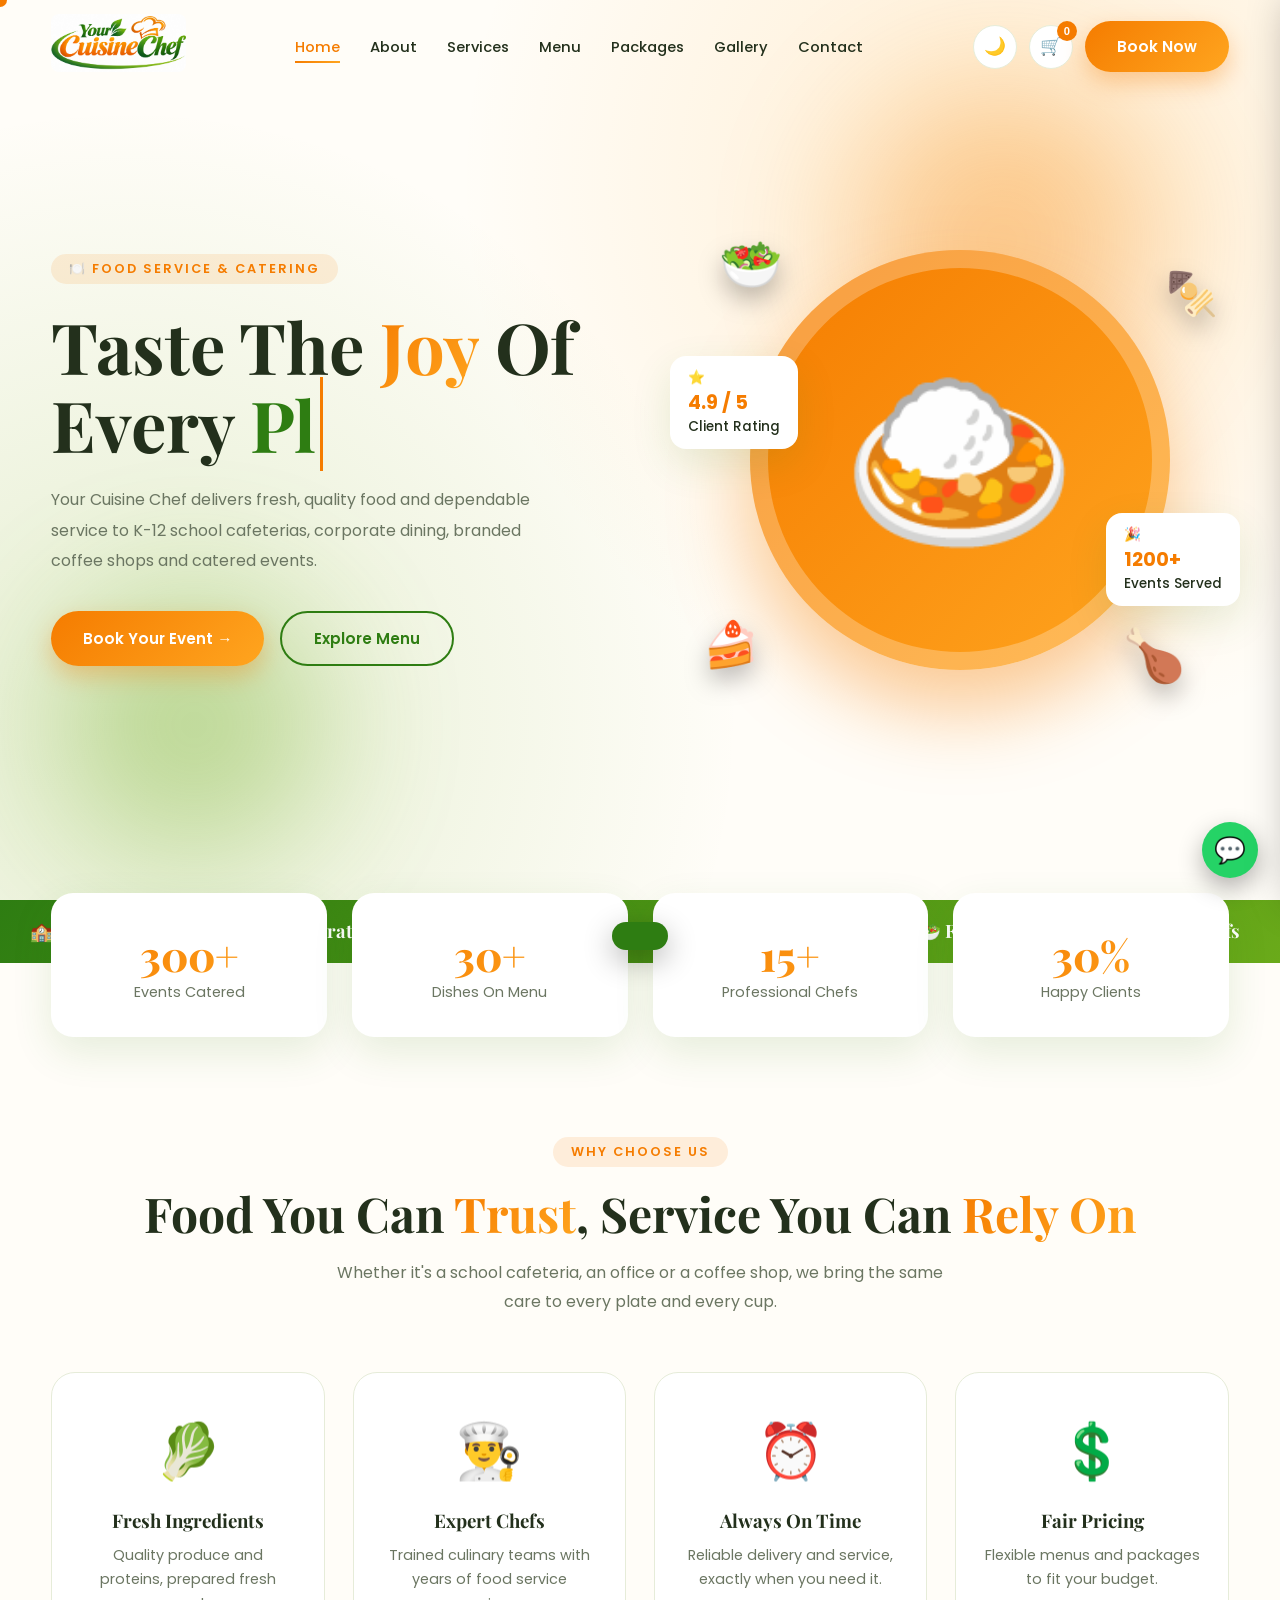
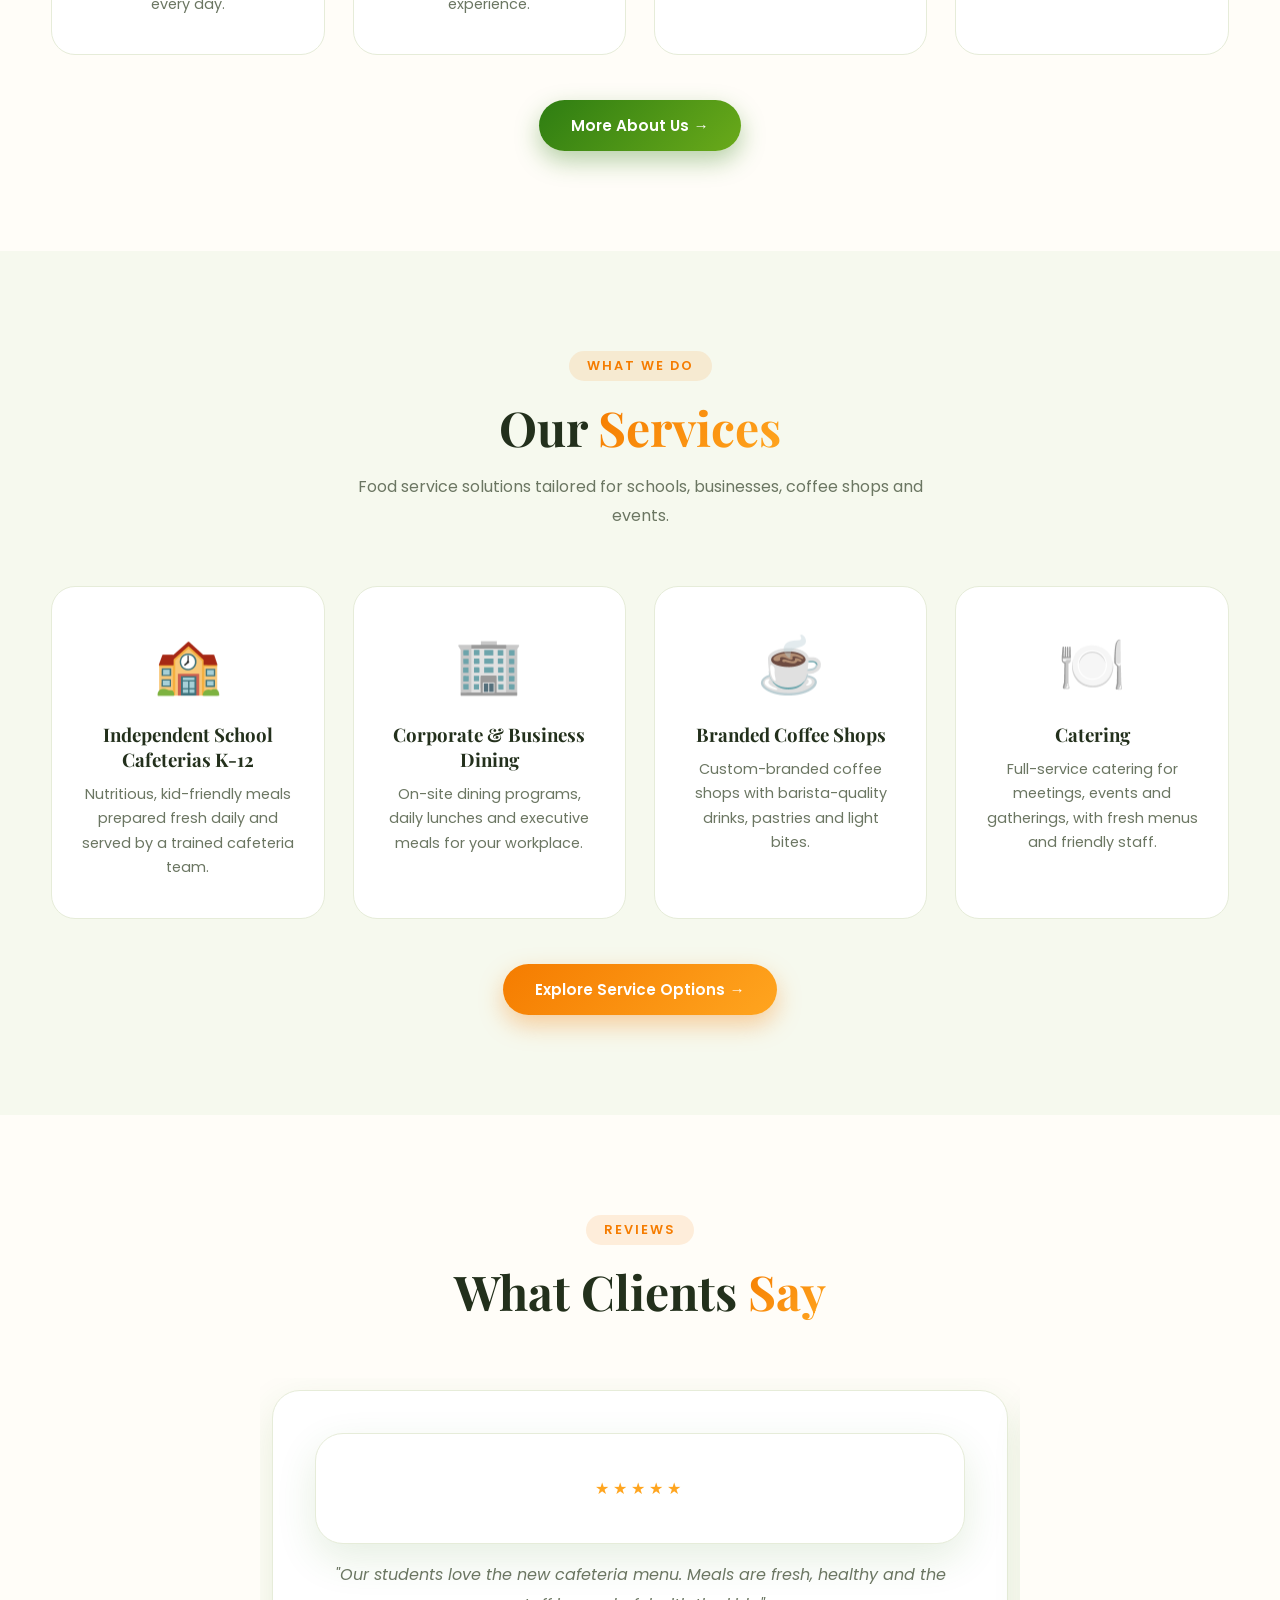
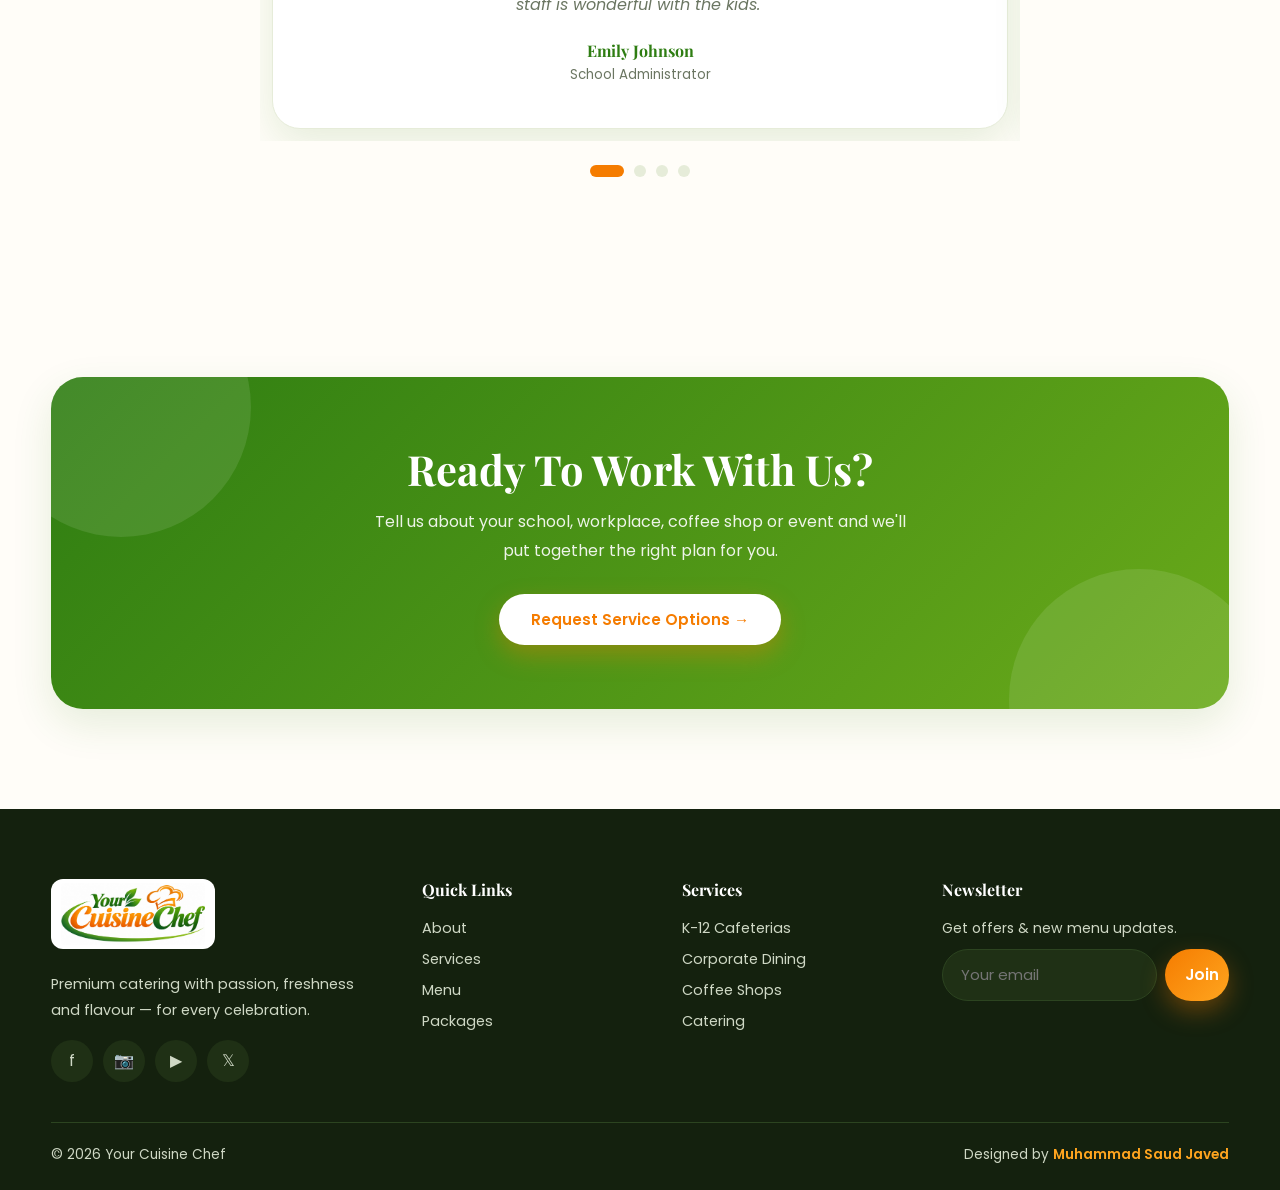
<file: index.html>
<!DOCTYPE html>
<html lang="en">
<head>
<meta charset="UTF-8">
<meta name="viewport" content="width=device-width, initial-scale=1">
<title>Food Service & Catering | Your Cuisine Chef</title>
<meta name="description" content="Your Cuisine Chef - K-12 school cafeterias, corporate & business dining, branded coffee shops and catering.">
<link rel="icon" href="logo.jpg">
<link rel="preconnect" href="https://fonts.googleapis.com">
<link href="https://fonts.googleapis.com/css2?family=Playfair+Display:wght@600;700;800&family=Poppins:wght@300;400;500;600&display=swap" rel="stylesheet">
<link rel="stylesheet" href="style.css">
<script>try{if(sessionStorage.getItem("ycc_seen"))document.documentElement.classList.add("seen")}catch(e){}</script>
</head>
<body>

<div id="loader"><div class="ld"><img src="logo.jpg" alt="Your Cuisine Chef"><div class="bar"><i></i></div></div></div>
<div id="progress"></div>
<div class="cursor" id="cursor"></div>

<header id="header">
  <div class="container">
    <nav>
      <a href="index.html" class="logo"><img src="logo.jpg" alt="Your Cuisine Chef logo"></a>
      <ul class="menu" id="menu">
        <li><a href="index.html" class="active">Home</a></li>
        <li><a href="about.html">About</a></li>
        <li><a href="services.html">Services</a></li>
        <li><a href="menu.html">Menu</a></li>
        <li><a href="packages.html">Packages</a></li>
        <li><a href="gallery.html">Gallery</a></li>
        <li><a href="contact.html">Contact</a></li>
      </ul>
      <div class="actions">
        <button class="icon-btn" id="theme" aria-label="Toggle theme">🌙</button>
        <button class="icon-btn" id="cartBtn" aria-label="Open cart">🛒<span class="badge" id="cnt">0</span></button>
        <a href="contact.html#booking" class="btn nav-cta">Book Now</a>
        <button class="icon-btn burger" id="burger" aria-label="Menu">☰</button>
      </div>
    </nav>
  </div>
</header>

<!-- HERO -->
<section class="hero" id="home">
  <div class="blob" style="width:300px;height:300px;background:var(--orange);top:10%;right:10%"></div>
  <div class="blob" style="width:260px;height:260px;background:var(--green2);bottom:5%;left:5%"></div>
  <div class="container hero-grid">
    <div>
      <span class="tag rv-el">🍽️ Food Service & Catering</span>
      <h1 class="rv-el d1">Taste The <em>Joy</em> Of <br>Every <span class="typed" id="typed"></span></h1>
      <p class="rv-el d2">Your Cuisine Chef delivers fresh, quality food and dependable service to K-12 school cafeterias, corporate dining, branded coffee shops and catered events.</p>
      <div class="hero-btns rv-el d3">
        <a href="contact.html#booking" class="btn">Book Your Event →</a>
        <a href="menu.html" class="btn out">Explore Menu</a>
      </div>
    </div>
    <div class="hero-visual rv-el r">
      <div class="plate"><span>🍛</span></div>
      <div class="float">🥗</div><div class="float">🍢</div><div class="float">🍰</div><div class="float">🍗</div>
      <div class="hero-card hc1">⭐ <b>4.9 / 5</b>Client Rating</div>
      <div class="hero-card hc2">🎉 <b>1200+</b>Events Served</div>
    </div>
  </div>
</section>

<div class="marquee"><div id="mq"></div></div>

<!-- STATS -->
<div class="container">
  <div class="stats">
    <div class="stat rv-el"><div class="n"><span data-c="1200">0</span>+</div><p>Events Catered</p></div>
    <div class="stat rv-el d1"><div class="n"><span data-c="85">0</span>+</div><p>Dishes On Menu</p></div>
    <div class="stat rv-el d2"><div class="n"><span data-c="40">0</span>+</div><p>Professional Chefs</p></div>
    <div class="stat rv-el d3"><div class="n"><span data-c="98">0</span>%</div><p>Happy Clients</p></div>
  </div>
</div>


<!-- WHY US -->
<section id="why">
  <div class="container">
    <div class="head center rv-el"><span class="tag">Why Choose Us</span><h2 class="title">Food You Can <span>Trust</span>, Service You Can <span>Rely On</span></h2><p class="sub">Whether it's a school cafeteria, an office or a coffee shop, we bring the same care to every plate and every cup.</p></div>
    <div class="grid3">
      <div class="svc rv-el"><span class="ic">🥬</span><h3>Fresh Ingredients</h3><p>Quality produce and proteins, prepared fresh every day.</p></div>
      <div class="svc rv-el d1"><span class="ic">👨‍🍳</span><h3>Expert Chefs</h3><p>Trained culinary teams with years of food service experience.</p></div>
      <div class="svc rv-el d2"><span class="ic">⏰</span><h3>Always On Time</h3><p>Reliable delivery and service, exactly when you need it.</p></div>
      <div class="svc rv-el d3"><span class="ic">💲</span><h3>Fair Pricing</h3><p>Flexible menus and packages to fit your budget.</p></div>
    </div>
    <div class="more"><a href="about.html" class="btn green">More About Us →</a></div>
  </div>
</section>

<!-- SERVICES -->
<section id="services" class="alt">
  <div class="container">
    <div class="head center rv-el"><span class="tag">What We Do</span><h2 class="title">Our <span>Services</span></h2><p class="sub">Food service solutions tailored for schools, businesses, coffee shops and events.</p></div>
    <div class="grid3" id="svc"></div>
    <div class="more"><a href="services.html" class="btn">Explore Service Options →</a></div>
  </div>
</section>

<!-- TESTIMONIALS -->
<section>
  <div class="container">
    <div class="head center rv-el"><span class="tag">Reviews</span><h2 class="title">What Clients <span>Say</span></h2></div>
    <div class="tslider rv-el"><div class="ttrack" id="tt"></div></div>
    <div class="dots" id="dots"></div>
  </div>
</section>

<section>
  <div class="container">
    <div class="cta rv-el">
      <h2>Ready To Work With Us?</h2>
      <p>Tell us about your school, workplace, coffee shop or event and we'll put together the right plan for you.</p>
      <a href="contact.html#booking" class="btn" style="background:#fff;color:var(--orange)">Request Service Options →</a>
    </div>
  </div>
</section>

<footer>
  <div class="container">
    <div class="fgrid">
      <div><img src="logo.jpg" alt="logo"><p style="font-size:.9rem;line-height:1.8">Premium catering with passion, freshness and flavour — for every celebration.</p>
        <div class="soc"><a href="#">f</a><a href="#">📷</a><a href="#">▶</a><a href="#">𝕏</a></div></div>
      <div><h4>Quick Links</h4><ul><li><a href="about.html">About</a></li><li><a href="services.html">Services</a></li><li><a href="menu.html">Menu</a></li><li><a href="packages.html">Packages</a></li></ul></div>
      <div><h4>Services</h4><ul><li><a href="services.html">K-12 Cafeterias</a></li><li><a href="services.html">Corporate Dining</a></li><li><a href="services.html">Coffee Shops</a></li><li><a href="services.html">Catering</a></li></ul></div>
      <div><h4>Newsletter</h4><p style="font-size:.88rem">Get offers & new menu updates.</p>
        <form class="nl" id="nl"><input id="nle" type="email" placeholder="Your email"><button class="btn" style="padding:0 20px">Join</button></form></div>
    </div>
    <div class="copy"><span>© <span id="yr"></span> Your Cuisine Chef</span><span>Designed by <b>Muhammad Saud Javed</b></span></div>
  </div>
</footer>

<!-- cart -->
<div id="overlay"></div>
<aside id="cart">
  <div class="ch"><h3>Your Order 🛒</h3><button id="cclose">×</button></div>
  <div class="cb" id="cbody"></div>
  <div class="cf">
    <div class="tot"><span>Total</span><span id="ctotal">$0</span></div>
    <button class="btn" id="checkout">Order on WhatsApp 💬</button>
    <button class="btn out" id="clear" style="padding:10px">Clear Cart</button>
  </div>
</aside>


<div id="toast"></div>
<a class="fab wa" id="wa" href="#" aria-label="WhatsApp">💬</a>
<button class="fab up" id="up" aria-label="Back to top">↑</button>

<script src="app.js"></script>
</body>
</html>
</file>
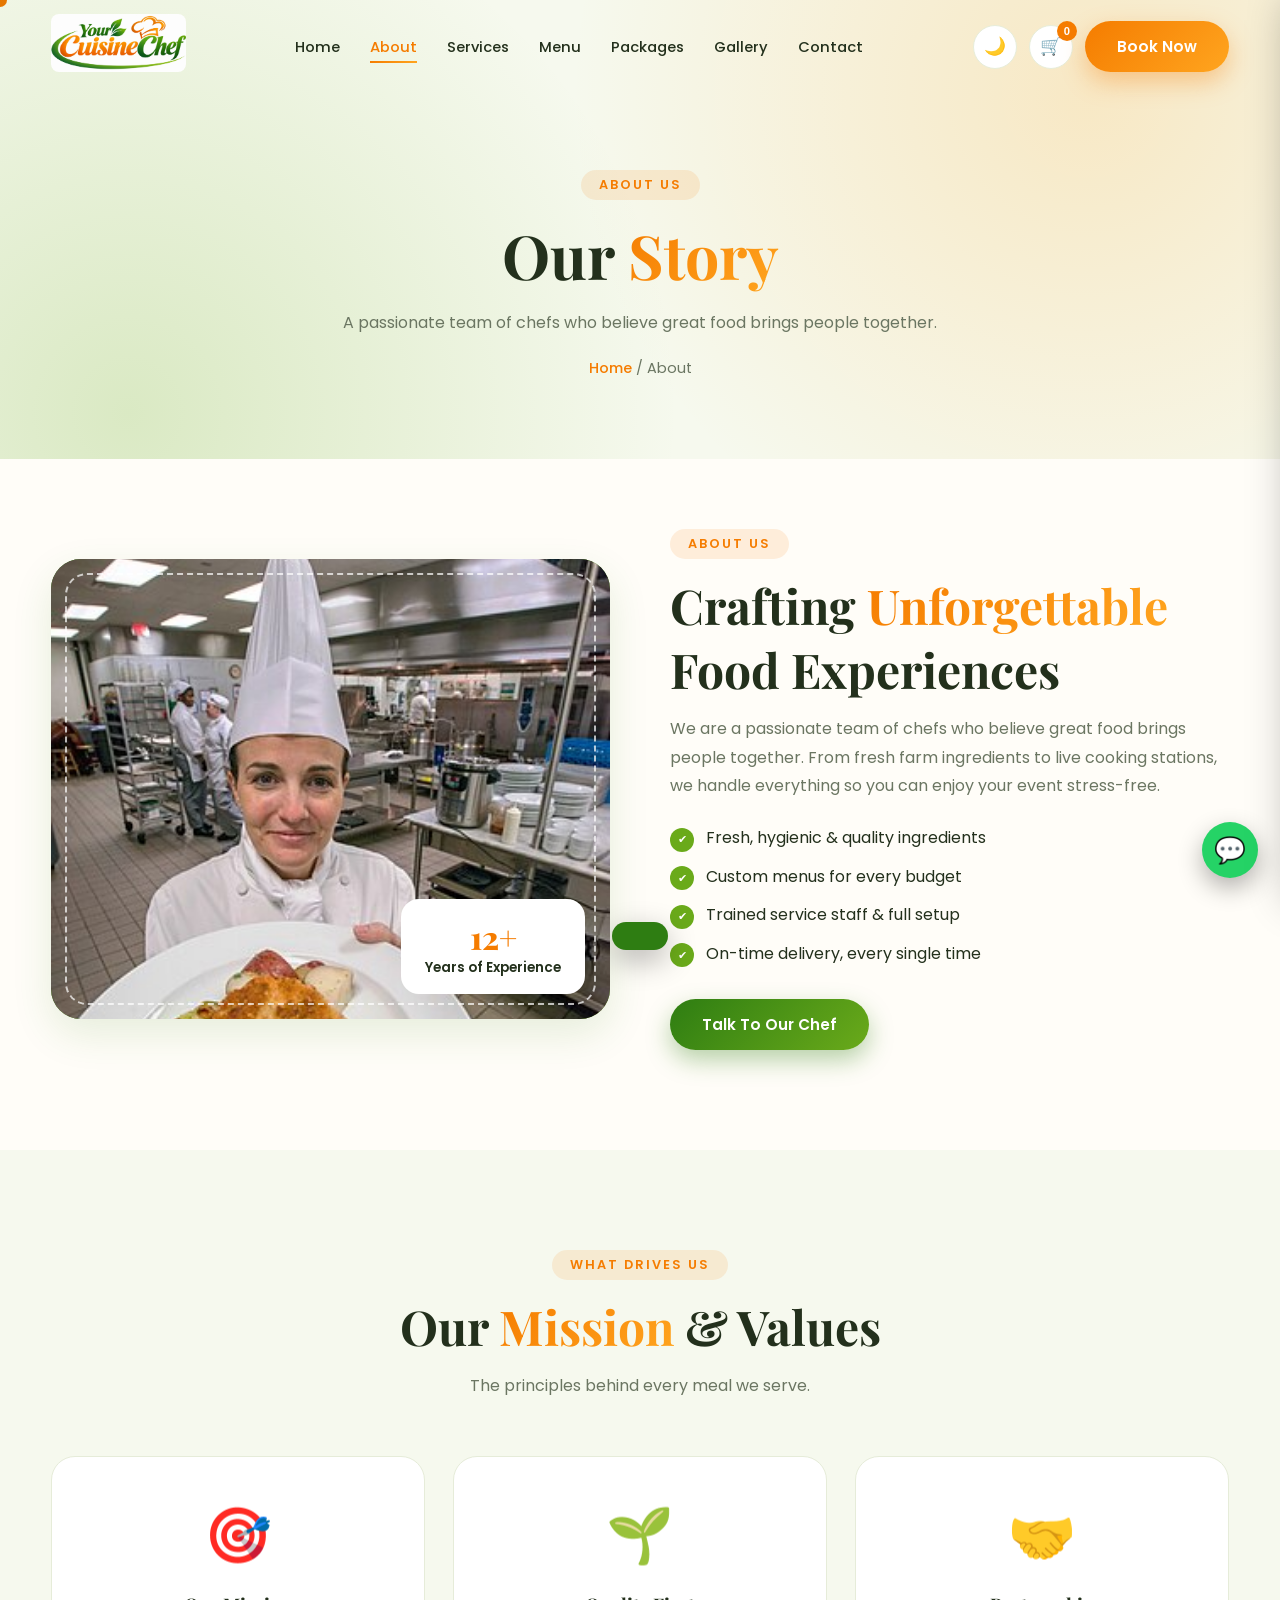
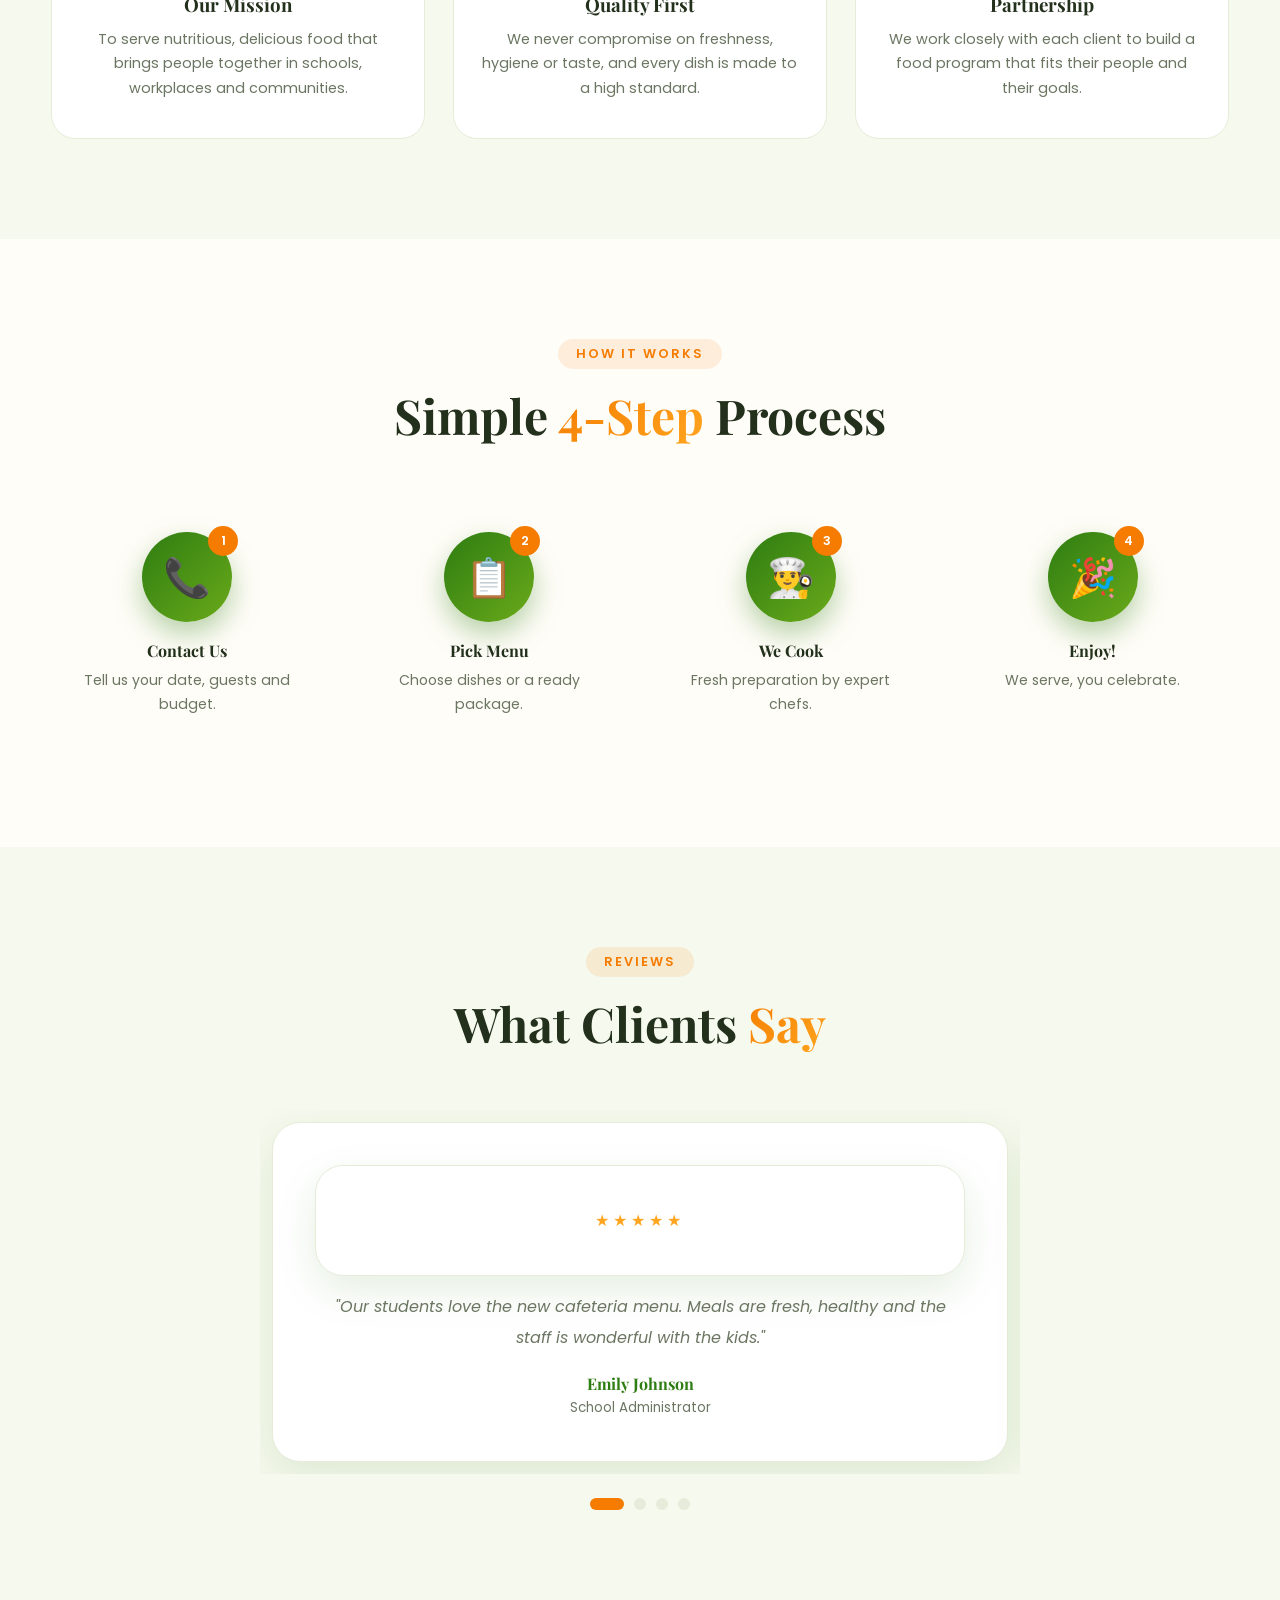
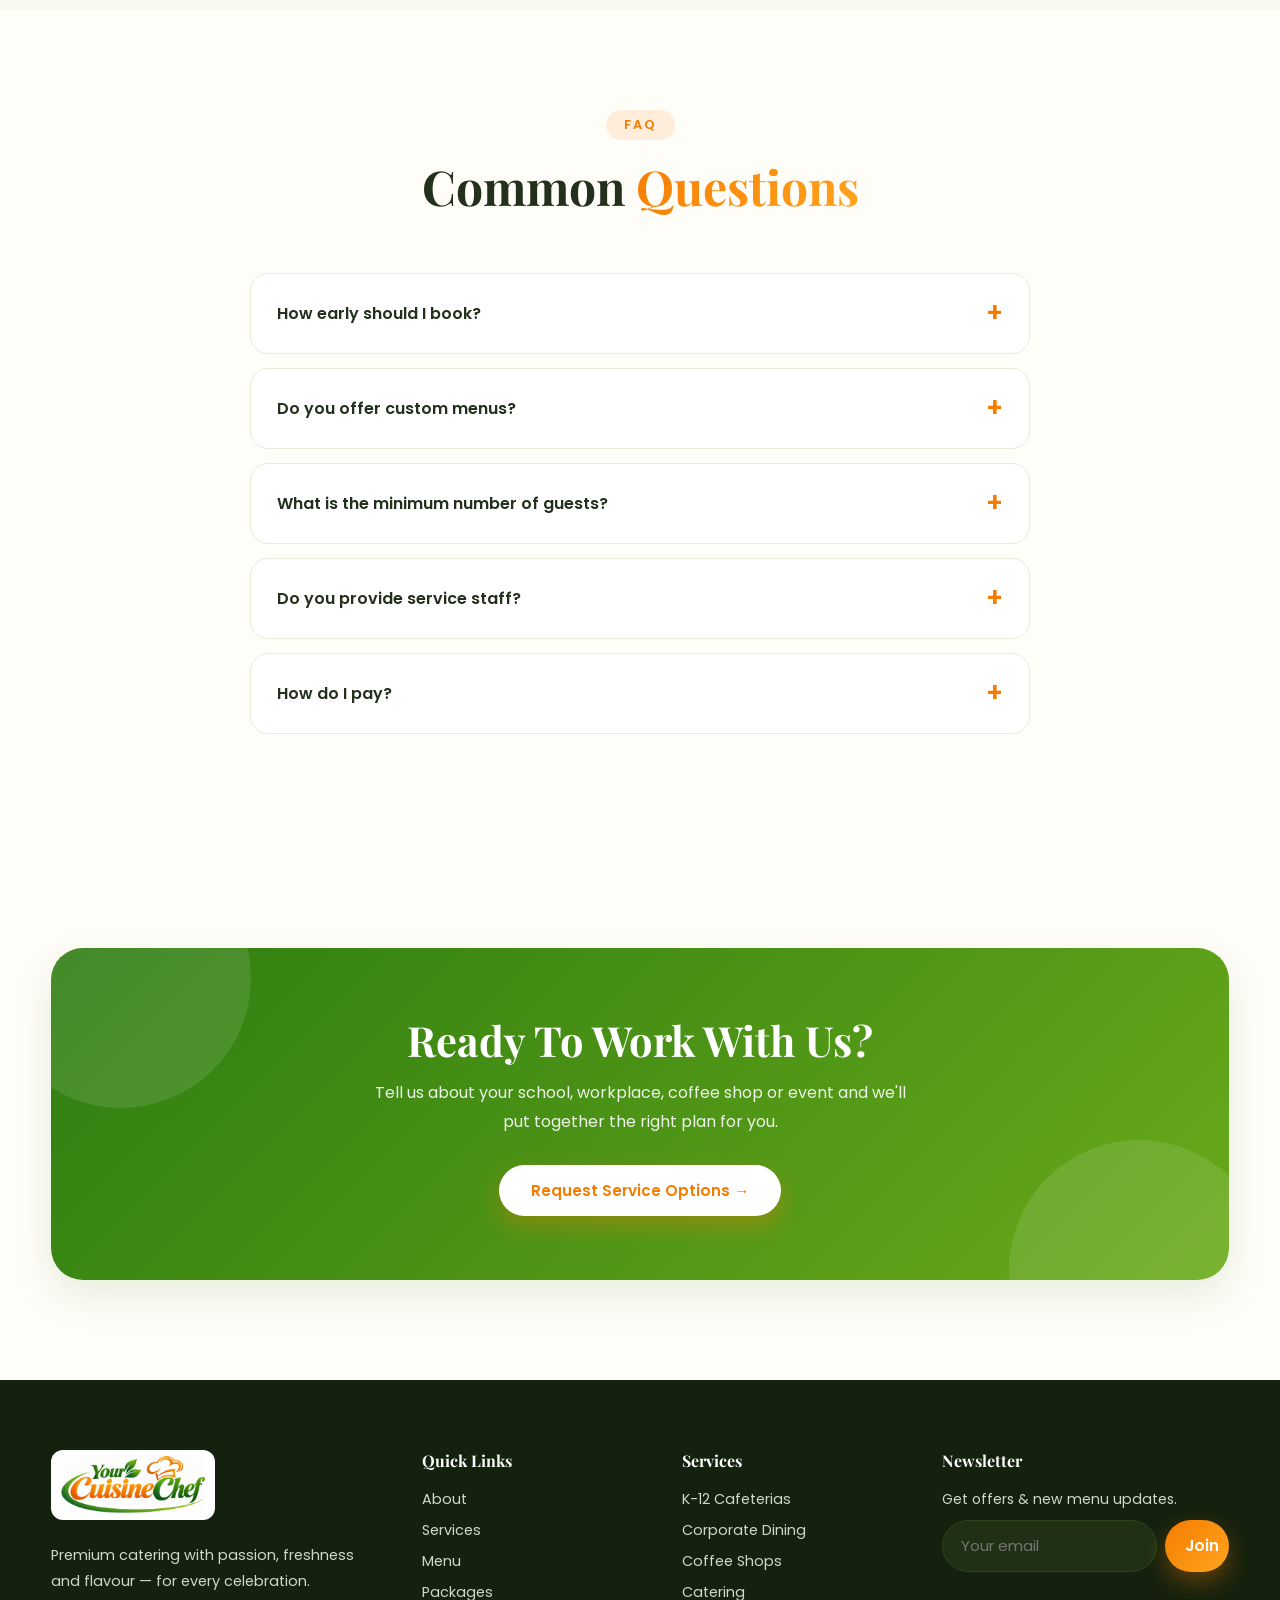
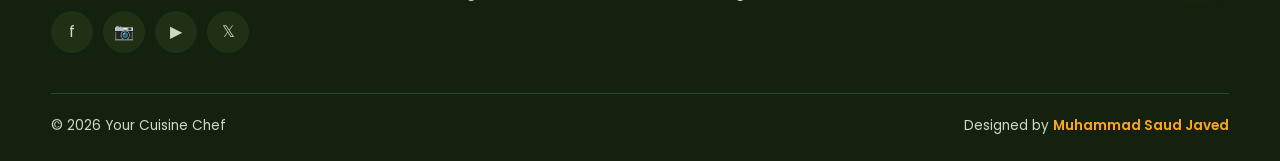
<file: about.html>
<!DOCTYPE html>
<html lang="en">
<head>
<meta charset="UTF-8">
<meta name="viewport" content="width=device-width, initial-scale=1">
<title>About Us | Your Cuisine Chef</title>
<meta name="description" content="Learn about Your Cuisine Chef - our story, our process and our commitment to fresh food.">
<link rel="icon" href="logo.jpg">
<link rel="preconnect" href="https://fonts.googleapis.com">
<link href="https://fonts.googleapis.com/css2?family=Playfair+Display:wght@600;700;800&family=Poppins:wght@300;400;500;600&display=swap" rel="stylesheet">
<link rel="stylesheet" href="style.css">
<script>try{if(sessionStorage.getItem("ycc_seen"))document.documentElement.classList.add("seen")}catch(e){}</script>
</head>
<body>

<div id="loader"><div class="ld"><img src="logo.jpg" alt="Your Cuisine Chef"><div class="bar"><i></i></div></div></div>
<div id="progress"></div>
<div class="cursor" id="cursor"></div>

<header id="header">
  <div class="container">
    <nav>
      <a href="index.html" class="logo"><img src="logo.jpg" alt="Your Cuisine Chef logo"></a>
      <ul class="menu" id="menu">
        <li><a href="index.html" class="active">Home</a></li>
        <li><a href="about.html">About</a></li>
        <li><a href="services.html">Services</a></li>
        <li><a href="menu.html">Menu</a></li>
        <li><a href="packages.html">Packages</a></li>
        <li><a href="gallery.html">Gallery</a></li>
        <li><a href="contact.html">Contact</a></li>
      </ul>
      <div class="actions">
        <button class="icon-btn" id="theme" aria-label="Toggle theme">🌙</button>
        <button class="icon-btn" id="cartBtn" aria-label="Open cart">🛒<span class="badge" id="cnt">0</span></button>
        <a href="contact.html#booking" class="btn nav-cta">Book Now</a>
        <button class="icon-btn burger" id="burger" aria-label="Menu">☰</button>
      </div>
    </nav>
  </div>
</header>

<section class="page-hero">
  <div class="blob" style="width:260px;height:260px;background:var(--orange);top:10%;right:8%"></div>
  <div class="blob" style="width:220px;height:220px;background:var(--green2);bottom:0;left:6%"></div>
  <div class="container">
    <span class="tag">About Us</span>
    <h1>Our <span>Story</span></h1>
    <p class="sub">A passionate team of chefs who believe great food brings people together.</p>
    <div class="crumb"><a href="index.html">Home</a> / About</div>
  </div>
</section>

<section id="about">
  <div class="container about-grid">
    <div class="about-img rv-el l">👨‍🍳<img src="about-chef.jpg" alt="Our chef presenting a freshly plated dish" onerror="this.remove()"><div class="exp"><b>12+</b>Years of Experience</div></div>
    <div class="rv-el r">
      <span class="tag">About Us</span>
      <h2 class="title">Crafting <span>Unforgettable</span> Food Experiences</h2>
      <p class="sub">We are a passionate team of chefs who believe great food brings people together. From fresh farm ingredients to live cooking stations, we handle everything so you can enjoy your event stress-free.</p>
      <ul class="ticks">
        <li>Fresh, hygienic & quality ingredients</li>
        <li>Custom menus for every budget</li>
        <li>Trained service staff & full setup</li>
        <li>On-time delivery, every single time</li>
      </ul>
      <a href="contact.html" class="btn green">Talk To Our Chef</a>
    </div>
  </div>
</section>

<!-- VALUES -->
<section class="alt">
  <div class="container">
    <div class="head center rv-el"><span class="tag">What Drives Us</span><h2 class="title">Our <span>Mission</span> & Values</h2><p class="sub">The principles behind every meal we serve.</p></div>
    <div class="grid3">
      <div class="svc rv-el"><span class="ic">🎯</span><h3>Our Mission</h3><p>To serve nutritious, delicious food that brings people together in schools, workplaces and communities.</p></div>
      <div class="svc rv-el d1"><span class="ic">🌱</span><h3>Quality First</h3><p>We never compromise on freshness, hygiene or taste, and every dish is made to a high standard.</p></div>
      <div class="svc rv-el d2"><span class="ic">🤝</span><h3>Partnership</h3><p>We work closely with each client to build a food program that fits their people and their goals.</p></div>
    </div>
  </div>
</section>

<!-- PROCESS -->
<section>
  <div class="container">
    <div class="head center rv-el"><span class="tag">How It Works</span><h2 class="title">Simple <span>4-Step</span> Process</h2></div>
    <div class="steps">
      <div class="step rv-el"><div class="c">📞</div><h4>Contact Us</h4><p>Tell us your date, guests and budget.</p></div>
      <div class="step rv-el d1"><div class="c">📋</div><h4>Pick Menu</h4><p>Choose dishes or a ready package.</p></div>
      <div class="step rv-el d2"><div class="c">👨‍🍳</div><h4>We Cook</h4><p>Fresh preparation by expert chefs.</p></div>
      <div class="step rv-el d3"><div class="c">🎉</div><h4>Enjoy!</h4><p>We serve, you celebrate.</p></div>
    </div>
  </div>
</section>

<!-- TESTIMONIALS -->
<section class="alt">
  <div class="container">
    <div class="head center rv-el"><span class="tag">Reviews</span><h2 class="title">What Clients <span>Say</span></h2></div>
    <div class="tslider rv-el"><div class="ttrack" id="tt"></div></div>
    <div class="dots" id="dots"></div>
  </div>
</section>

<section>
  <div class="container">
    <div class="head center rv-el"><span class="tag">FAQ</span><h2 class="title">Common <span>Questions</span></h2></div>
    <div class="faq rv-el" id="faq"></div>
  </div>
</section>

<section>
  <div class="container">
    <div class="cta rv-el">
      <h2>Ready To Work With Us?</h2>
      <p>Tell us about your school, workplace, coffee shop or event and we'll put together the right plan for you.</p>
      <a href="contact.html#booking" class="btn" style="background:#fff;color:var(--orange)">Request Service Options →</a>
    </div>
  </div>
</section>

<footer>
  <div class="container">
    <div class="fgrid">
      <div><img src="logo.jpg" alt="logo"><p style="font-size:.9rem;line-height:1.8">Premium catering with passion, freshness and flavour — for every celebration.</p>
        <div class="soc"><a href="#">f</a><a href="#">📷</a><a href="#">▶</a><a href="#">𝕏</a></div></div>
      <div><h4>Quick Links</h4><ul><li><a href="about.html">About</a></li><li><a href="services.html">Services</a></li><li><a href="menu.html">Menu</a></li><li><a href="packages.html">Packages</a></li></ul></div>
      <div><h4>Services</h4><ul><li><a href="services.html">K-12 Cafeterias</a></li><li><a href="services.html">Corporate Dining</a></li><li><a href="services.html">Coffee Shops</a></li><li><a href="services.html">Catering</a></li></ul></div>
      <div><h4>Newsletter</h4><p style="font-size:.88rem">Get offers & new menu updates.</p>
        <form class="nl" id="nl"><input id="nle" type="email" placeholder="Your email"><button class="btn" style="padding:0 20px">Join</button></form></div>
    </div>
    <div class="copy"><span>© <span id="yr"></span> Your Cuisine Chef</span><span>Designed by <b>Muhammad Saud Javed</b></span></div>
  </div>
</footer>

<!-- cart -->
<div id="overlay"></div>
<aside id="cart">
  <div class="ch"><h3>Your Order 🛒</h3><button id="cclose">×</button></div>
  <div class="cb" id="cbody"></div>
  <div class="cf">
    <div class="tot"><span>Total</span><span id="ctotal">$0</span></div>
    <button class="btn" id="checkout">Order on WhatsApp 💬</button>
    <button class="btn out" id="clear" style="padding:10px">Clear Cart</button>
  </div>
</aside>


<div id="toast"></div>
<a class="fab wa" id="wa" href="#" aria-label="WhatsApp">💬</a>
<button class="fab up" id="up" aria-label="Back to top">↑</button>

<script src="app.js"></script>
</body>
</html>
</file>
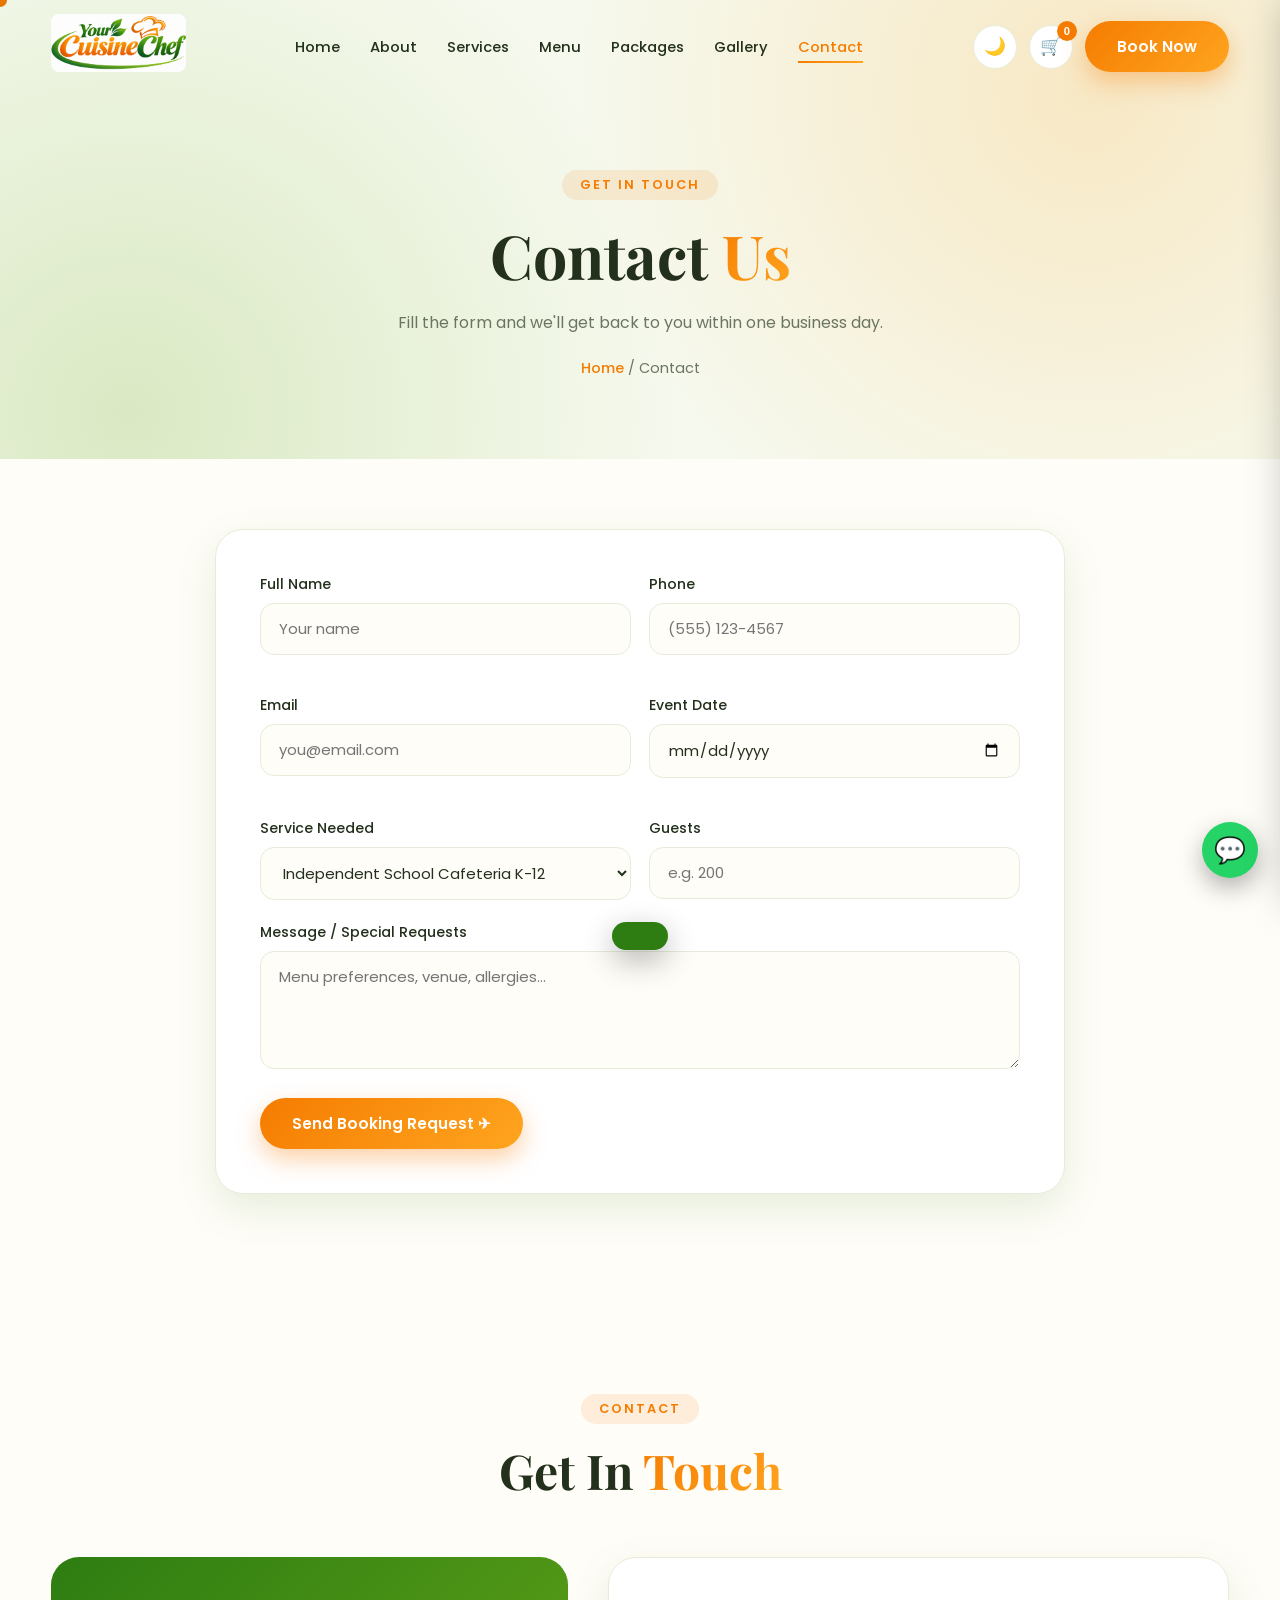
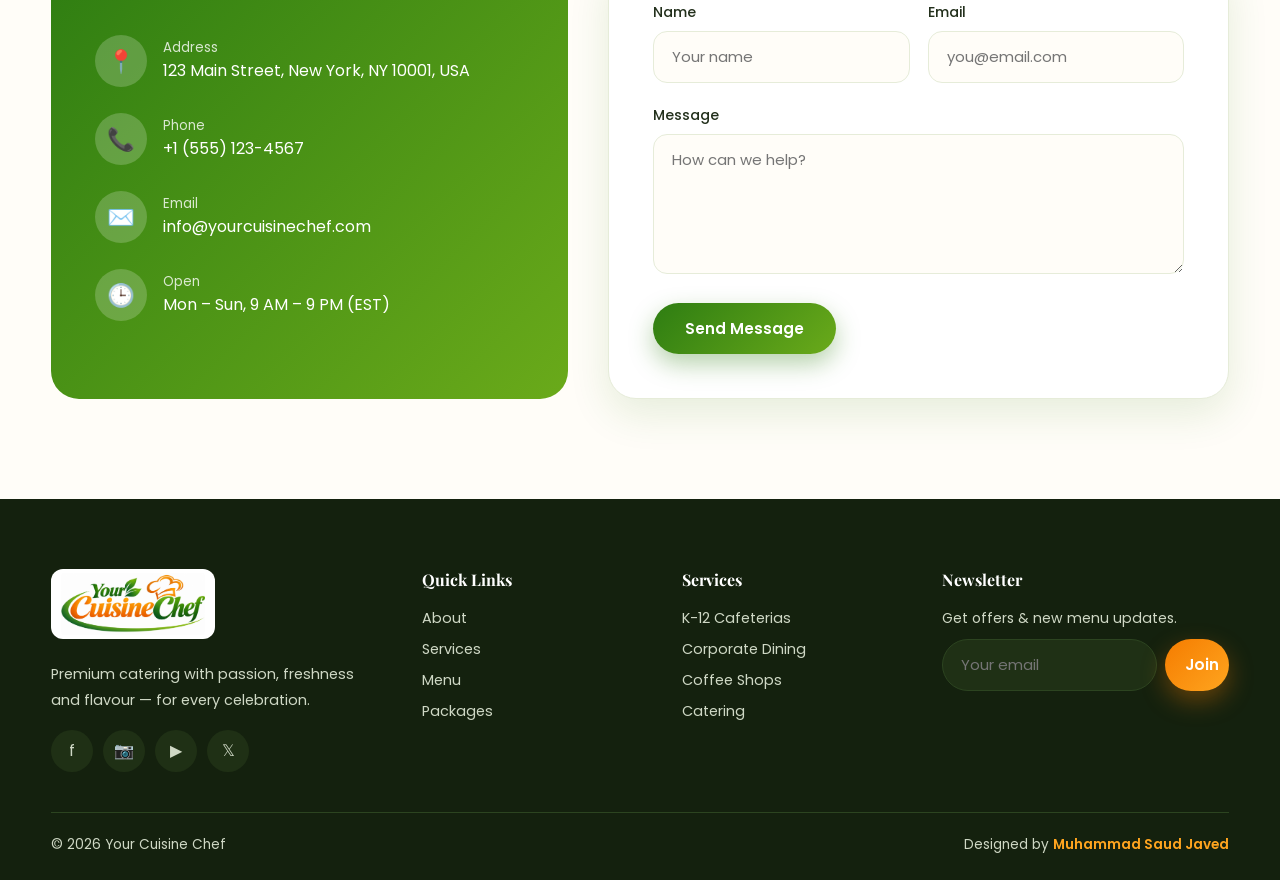
<file: contact.html>
<!DOCTYPE html>
<html lang="en">
<head>
<meta charset="UTF-8">
<meta name="viewport" content="width=device-width, initial-scale=1">
<title>Contact | Your Cuisine Chef</title>
<meta name="description" content="Request service options or get in touch with Your Cuisine Chef.">
<link rel="icon" href="logo.jpg">
<link rel="preconnect" href="https://fonts.googleapis.com">
<link href="https://fonts.googleapis.com/css2?family=Playfair+Display:wght@600;700;800&family=Poppins:wght@300;400;500;600&display=swap" rel="stylesheet">
<link rel="stylesheet" href="style.css">
<script>try{if(sessionStorage.getItem("ycc_seen"))document.documentElement.classList.add("seen")}catch(e){}</script>
</head>
<body>

<div id="loader"><div class="ld"><img src="logo.jpg" alt="Your Cuisine Chef"><div class="bar"><i></i></div></div></div>
<div id="progress"></div>
<div class="cursor" id="cursor"></div>

<header id="header">
  <div class="container">
    <nav>
      <a href="index.html" class="logo"><img src="logo.jpg" alt="Your Cuisine Chef logo"></a>
      <ul class="menu" id="menu">
        <li><a href="index.html" class="active">Home</a></li>
        <li><a href="about.html">About</a></li>
        <li><a href="services.html">Services</a></li>
        <li><a href="menu.html">Menu</a></li>
        <li><a href="packages.html">Packages</a></li>
        <li><a href="gallery.html">Gallery</a></li>
        <li><a href="contact.html">Contact</a></li>
      </ul>
      <div class="actions">
        <button class="icon-btn" id="theme" aria-label="Toggle theme">🌙</button>
        <button class="icon-btn" id="cartBtn" aria-label="Open cart">🛒<span class="badge" id="cnt">0</span></button>
        <a href="contact.html#booking" class="btn nav-cta">Book Now</a>
        <button class="icon-btn burger" id="burger" aria-label="Menu">☰</button>
      </div>
    </nav>
  </div>
</header>

<section class="page-hero">
  <div class="blob" style="width:260px;height:260px;background:var(--orange);top:10%;right:8%"></div>
  <div class="blob" style="width:220px;height:220px;background:var(--green2);bottom:0;left:6%"></div>
  <div class="container">
    <span class="tag">Get In Touch</span>
    <h1>Contact <span>Us</span></h1>
    <p class="sub">Fill the form and we'll get back to you within one business day.</p>
    <div class="crumb"><a href="index.html">Home</a> / Contact</div>
  </div>
</section>

<!-- BOOKING -->
<section id="booking">
  <div class="container">
    <div class="head center rv-el"><span class="tag">Get Started</span><h2 class="title">Request <span>Service Options</span></h2><p class="sub">Fill the form and we'll get back to you within one business day.</p></div>
    <div class="form rv-el" style="max-width:850px;margin:auto">
      <form id="bform" novalidate>
        <div class="two">
          <div class="field"><label>Full Name</label><input id="bn" placeholder="Your name"><div class="err">Please enter your name</div></div>
          <div class="field"><label>Phone</label><input id="bp" placeholder="(555) 123-4567"><div class="err">Enter a valid phone number</div></div>
          <div class="field"><label>Email</label><input id="be" type="email" placeholder="you@email.com"><div class="err">Enter a valid email</div></div>
          <div class="field"><label>Event Date</label><input id="bd" type="date"><div class="err">Choose a future date</div></div>
          <div class="field"><label>Service Needed</label><select id="bt"><option>Independent School Cafeteria K-12</option><option>Corporate & Business Dining</option><option>Branded Coffee Shop</option><option>Catering</option><option>Other</option></select></div>
          <div class="field"><label>Guests</label><input id="bg" type="number" min="10" placeholder="e.g. 200"><div class="err">Minimum 10 guests</div></div>
        </div>
        <div class="field"><label>Message / Special Requests</label><textarea id="bm" rows="4" placeholder="Menu preferences, venue, allergies..."></textarea></div>
        <button class="btn" type="submit">Send Booking Request ✈</button>
      </form>
    </div>
  </div>
</section>

<!-- CONTACT -->
<section id="contact">
  <div class="container">
    <div class="head center rv-el"><span class="tag">Contact</span><h2 class="title">Get In <span>Touch</span></h2></div>
    <div class="cgrid">
      <div class="cinfo rv-el l">
        <div class="ci"><i>📍</i><div><small>Address</small>123 Main Street, New York, NY 10001, USA</div></div>
        <div class="ci"><i>📞</i><div><small>Phone</small>+1 (555) 123-4567</div></div>
        <div class="ci"><i>✉️</i><div><small>Email</small>info@yourcuisinechef.com</div></div>
        <div class="ci"><i>🕒</i><div><small>Open</small>Mon – Sun, 9 AM – 9 PM (EST)</div></div>
      </div>
      <form class="form rv-el r" id="cform" novalidate>
        <div class="two">
          <div class="field"><label>Name</label><input id="cn" placeholder="Your name"><div class="err">Required</div></div>
          <div class="field"><label>Email</label><input id="ce" type="email" placeholder="you@email.com"><div class="err">Valid email required</div></div>
        </div>
        <div class="field"><label>Message</label><textarea id="cm" rows="5" placeholder="How can we help?"></textarea></div>
        <button class="btn green" type="submit">Send Message</button>
      </form>
    </div>
  </div>
</section>

<footer>
  <div class="container">
    <div class="fgrid">
      <div><img src="logo.jpg" alt="logo"><p style="font-size:.9rem;line-height:1.8">Premium catering with passion, freshness and flavour — for every celebration.</p>
        <div class="soc"><a href="#">f</a><a href="#">📷</a><a href="#">▶</a><a href="#">𝕏</a></div></div>
      <div><h4>Quick Links</h4><ul><li><a href="about.html">About</a></li><li><a href="services.html">Services</a></li><li><a href="menu.html">Menu</a></li><li><a href="packages.html">Packages</a></li></ul></div>
      <div><h4>Services</h4><ul><li><a href="services.html">K-12 Cafeterias</a></li><li><a href="services.html">Corporate Dining</a></li><li><a href="services.html">Coffee Shops</a></li><li><a href="services.html">Catering</a></li></ul></div>
      <div><h4>Newsletter</h4><p style="font-size:.88rem">Get offers & new menu updates.</p>
        <form class="nl" id="nl"><input id="nle" type="email" placeholder="Your email"><button class="btn" style="padding:0 20px">Join</button></form></div>
    </div>
    <div class="copy"><span>© <span id="yr"></span> Your Cuisine Chef</span><span>Designed by <b>Muhammad Saud Javed</b></span></div>
  </div>
</footer>

<!-- cart -->
<div id="overlay"></div>
<aside id="cart">
  <div class="ch"><h3>Your Order 🛒</h3><button id="cclose">×</button></div>
  <div class="cb" id="cbody"></div>
  <div class="cf">
    <div class="tot"><span>Total</span><span id="ctotal">$0</span></div>
    <button class="btn" id="checkout">Order on WhatsApp 💬</button>
    <button class="btn out" id="clear" style="padding:10px">Clear Cart</button>
  </div>
</aside>


<div id="toast"></div>
<a class="fab wa" id="wa" href="#" aria-label="WhatsApp">💬</a>
<button class="fab up" id="up" aria-label="Back to top">↑</button>

<script src="app.js"></script>
</body>
</html>
</file>
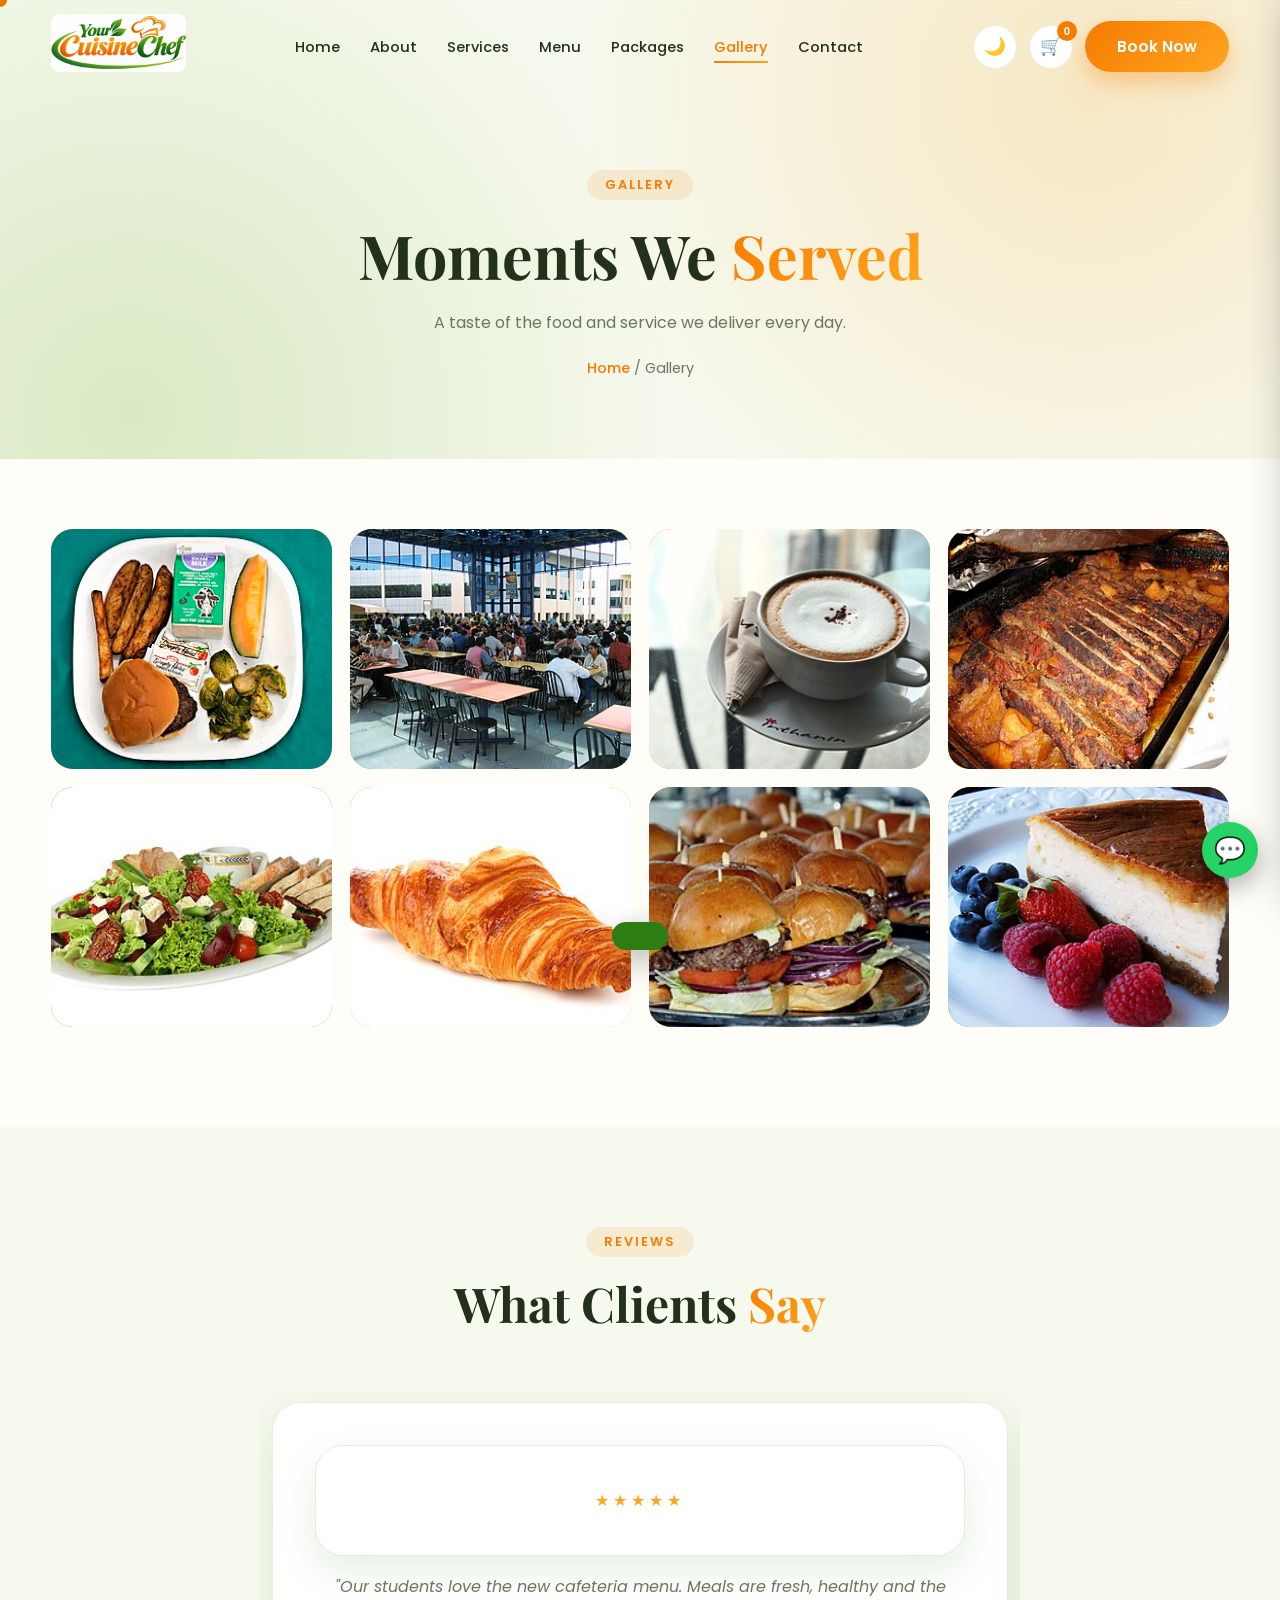
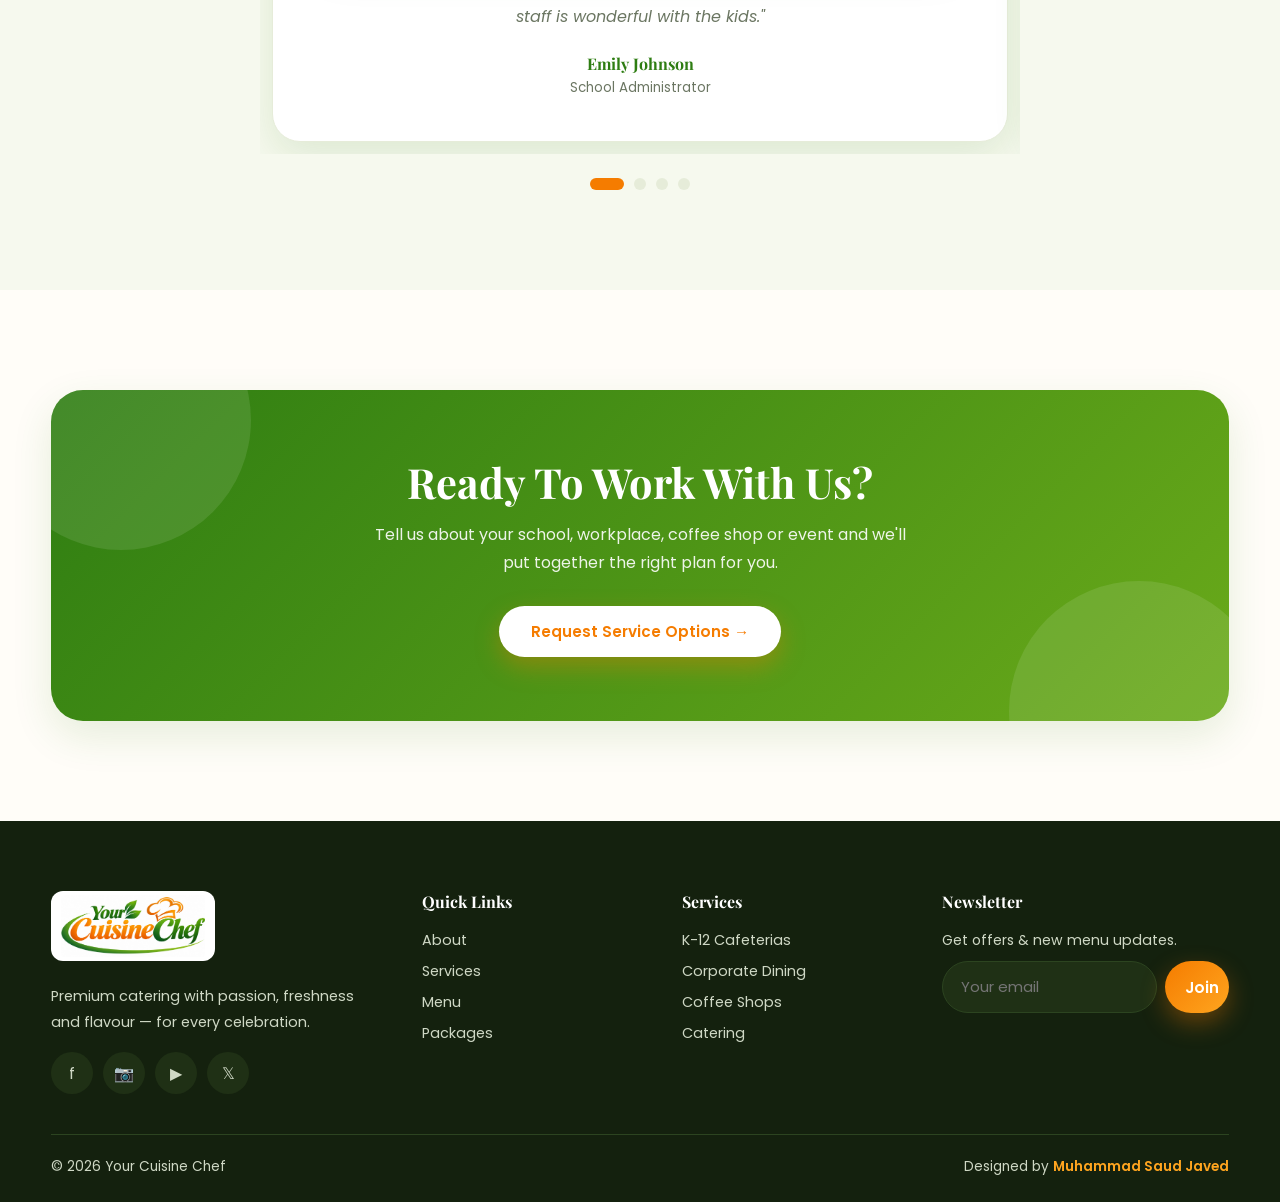
<file: gallery.html>
<!DOCTYPE html>
<html lang="en">
<head>
<meta charset="UTF-8">
<meta name="viewport" content="width=device-width, initial-scale=1">
<title>Gallery | Your Cuisine Chef</title>
<meta name="description" content="Photos of our food, cafeterias, coffee bars and catered events.">
<link rel="icon" href="logo.jpg">
<link rel="preconnect" href="https://fonts.googleapis.com">
<link href="https://fonts.googleapis.com/css2?family=Playfair+Display:wght@600;700;800&family=Poppins:wght@300;400;500;600&display=swap" rel="stylesheet">
<link rel="stylesheet" href="style.css">
<script>try{if(sessionStorage.getItem("ycc_seen"))document.documentElement.classList.add("seen")}catch(e){}</script>
</head>
<body>

<div id="loader"><div class="ld"><img src="logo.jpg" alt="Your Cuisine Chef"><div class="bar"><i></i></div></div></div>
<div id="progress"></div>
<div class="cursor" id="cursor"></div>

<header id="header">
  <div class="container">
    <nav>
      <a href="index.html" class="logo"><img src="logo.jpg" alt="Your Cuisine Chef logo"></a>
      <ul class="menu" id="menu">
        <li><a href="index.html" class="active">Home</a></li>
        <li><a href="about.html">About</a></li>
        <li><a href="services.html">Services</a></li>
        <li><a href="menu.html">Menu</a></li>
        <li><a href="packages.html">Packages</a></li>
        <li><a href="gallery.html">Gallery</a></li>
        <li><a href="contact.html">Contact</a></li>
      </ul>
      <div class="actions">
        <button class="icon-btn" id="theme" aria-label="Toggle theme">🌙</button>
        <button class="icon-btn" id="cartBtn" aria-label="Open cart">🛒<span class="badge" id="cnt">0</span></button>
        <a href="contact.html#booking" class="btn nav-cta">Book Now</a>
        <button class="icon-btn burger" id="burger" aria-label="Menu">☰</button>
      </div>
    </nav>
  </div>
</header>

<section class="page-hero">
  <div class="blob" style="width:260px;height:260px;background:var(--orange);top:10%;right:8%"></div>
  <div class="blob" style="width:220px;height:220px;background:var(--green2);bottom:0;left:6%"></div>
  <div class="container">
    <span class="tag">Gallery</span>
    <h1>Moments We <span>Served</span></h1>
    <p class="sub">A taste of the food and service we deliver every day.</p>
    <div class="crumb"><a href="index.html">Home</a> / Gallery</div>
  </div>
</section>

<!-- GALLERY -->
<section id="gallery">
  <div class="container">
    <div class="head center rv-el"><span class="tag">Gallery</span><h2 class="title">Moments We <span>Served</span></h2></div>
    <div class="gal" id="gal"></div>
  </div>
</section>

<!-- TESTIMONIALS -->
<section class="alt">
  <div class="container">
    <div class="head center rv-el"><span class="tag">Reviews</span><h2 class="title">What Clients <span>Say</span></h2></div>
    <div class="tslider rv-el"><div class="ttrack" id="tt"></div></div>
    <div class="dots" id="dots"></div>
  </div>
</section>

<section>
  <div class="container">
    <div class="cta rv-el">
      <h2>Ready To Work With Us?</h2>
      <p>Tell us about your school, workplace, coffee shop or event and we'll put together the right plan for you.</p>
      <a href="contact.html#booking" class="btn" style="background:#fff;color:var(--orange)">Request Service Options →</a>
    </div>
  </div>
</section>

<footer>
  <div class="container">
    <div class="fgrid">
      <div><img src="logo.jpg" alt="logo"><p style="font-size:.9rem;line-height:1.8">Premium catering with passion, freshness and flavour — for every celebration.</p>
        <div class="soc"><a href="#">f</a><a href="#">📷</a><a href="#">▶</a><a href="#">𝕏</a></div></div>
      <div><h4>Quick Links</h4><ul><li><a href="about.html">About</a></li><li><a href="services.html">Services</a></li><li><a href="menu.html">Menu</a></li><li><a href="packages.html">Packages</a></li></ul></div>
      <div><h4>Services</h4><ul><li><a href="services.html">K-12 Cafeterias</a></li><li><a href="services.html">Corporate Dining</a></li><li><a href="services.html">Coffee Shops</a></li><li><a href="services.html">Catering</a></li></ul></div>
      <div><h4>Newsletter</h4><p style="font-size:.88rem">Get offers & new menu updates.</p>
        <form class="nl" id="nl"><input id="nle" type="email" placeholder="Your email"><button class="btn" style="padding:0 20px">Join</button></form></div>
    </div>
    <div class="copy"><span>© <span id="yr"></span> Your Cuisine Chef</span><span>Designed by <b>Muhammad Saud Javed</b></span></div>
  </div>
</footer>

<!-- cart -->
<div id="overlay"></div>
<aside id="cart">
  <div class="ch"><h3>Your Order 🛒</h3><button id="cclose">×</button></div>
  <div class="cb" id="cbody"></div>
  <div class="cf">
    <div class="tot"><span>Total</span><span id="ctotal">$0</span></div>
    <button class="btn" id="checkout">Order on WhatsApp 💬</button>
    <button class="btn out" id="clear" style="padding:10px">Clear Cart</button>
  </div>
</aside>


<div id="lb"><button>×</button><div><div class="big" id="lbe"></div><img id="lbi" alt=""><p id="lbt"></p></div></div>

<div id="toast"></div>
<a class="fab wa" id="wa" href="#" aria-label="WhatsApp">💬</a>
<button class="fab up" id="up" aria-label="Back to top">↑</button>

<script src="app.js"></script>
</body>
</html>
</file>
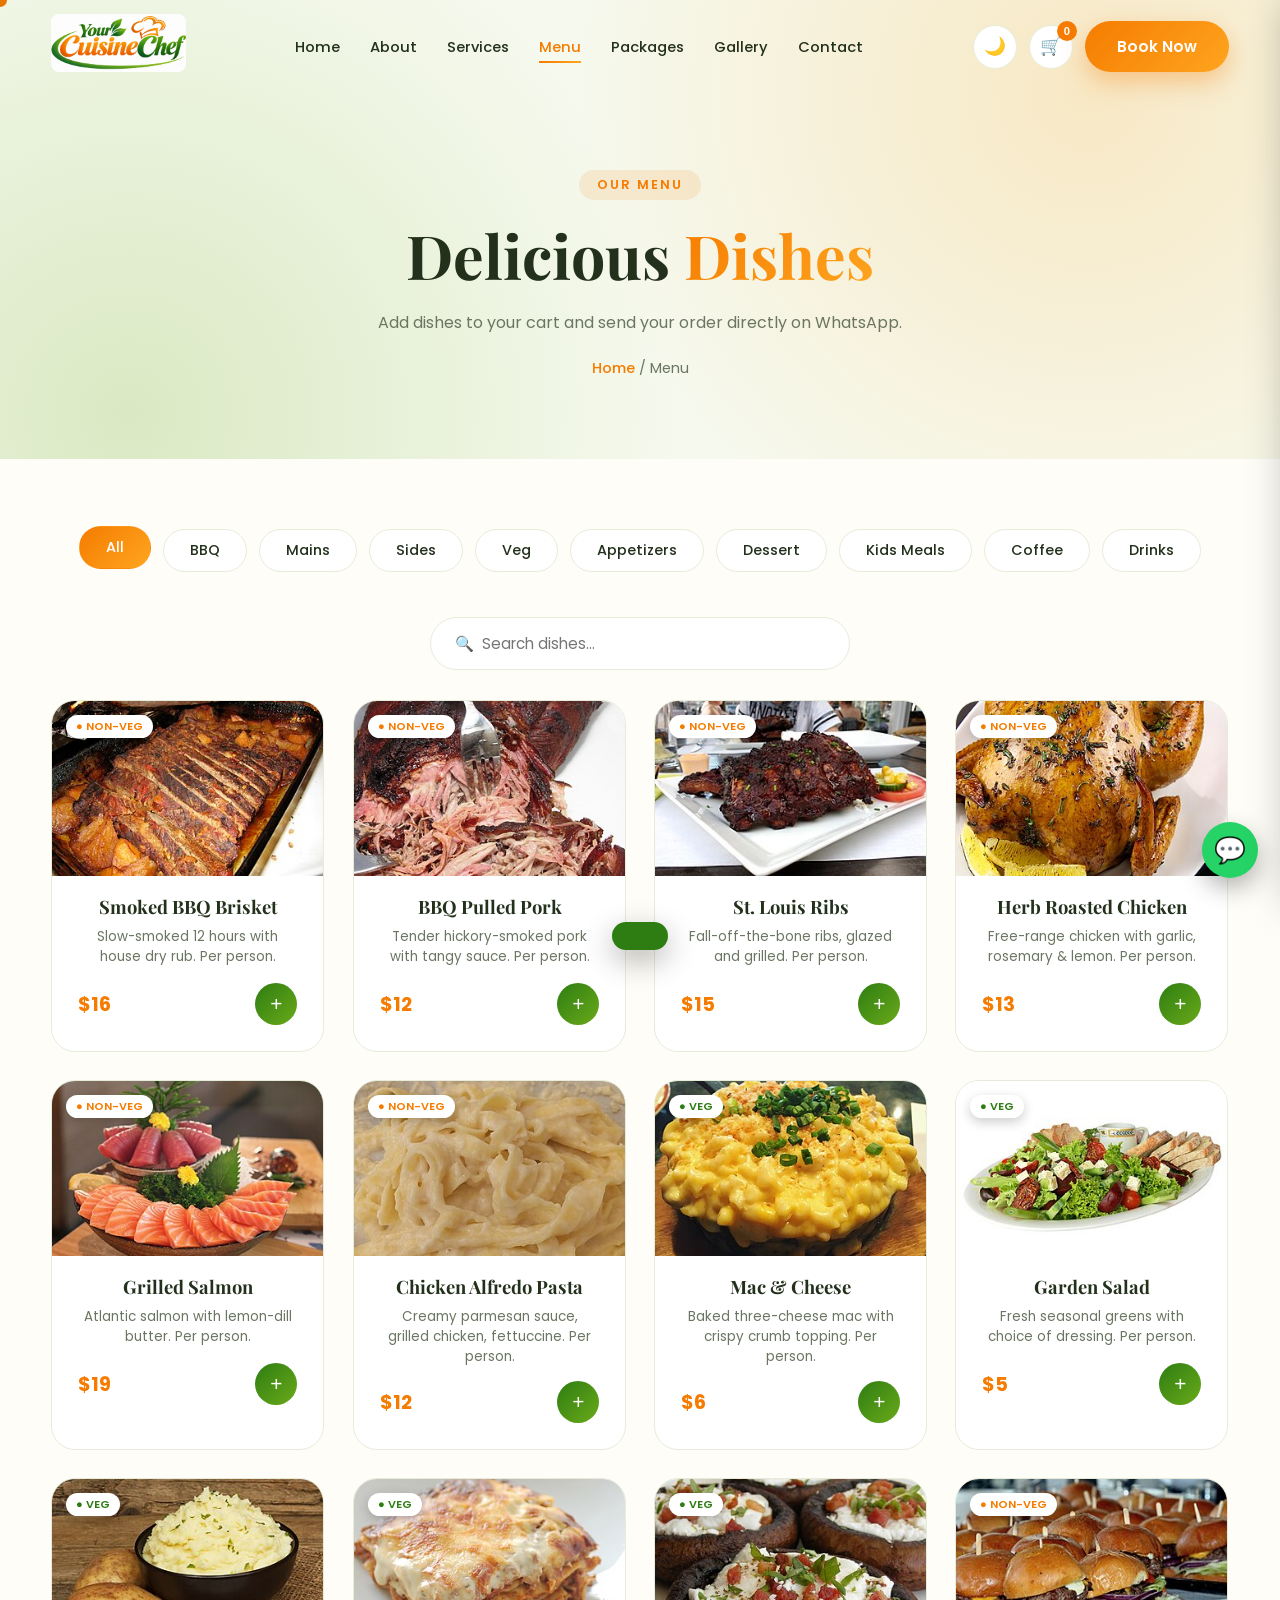
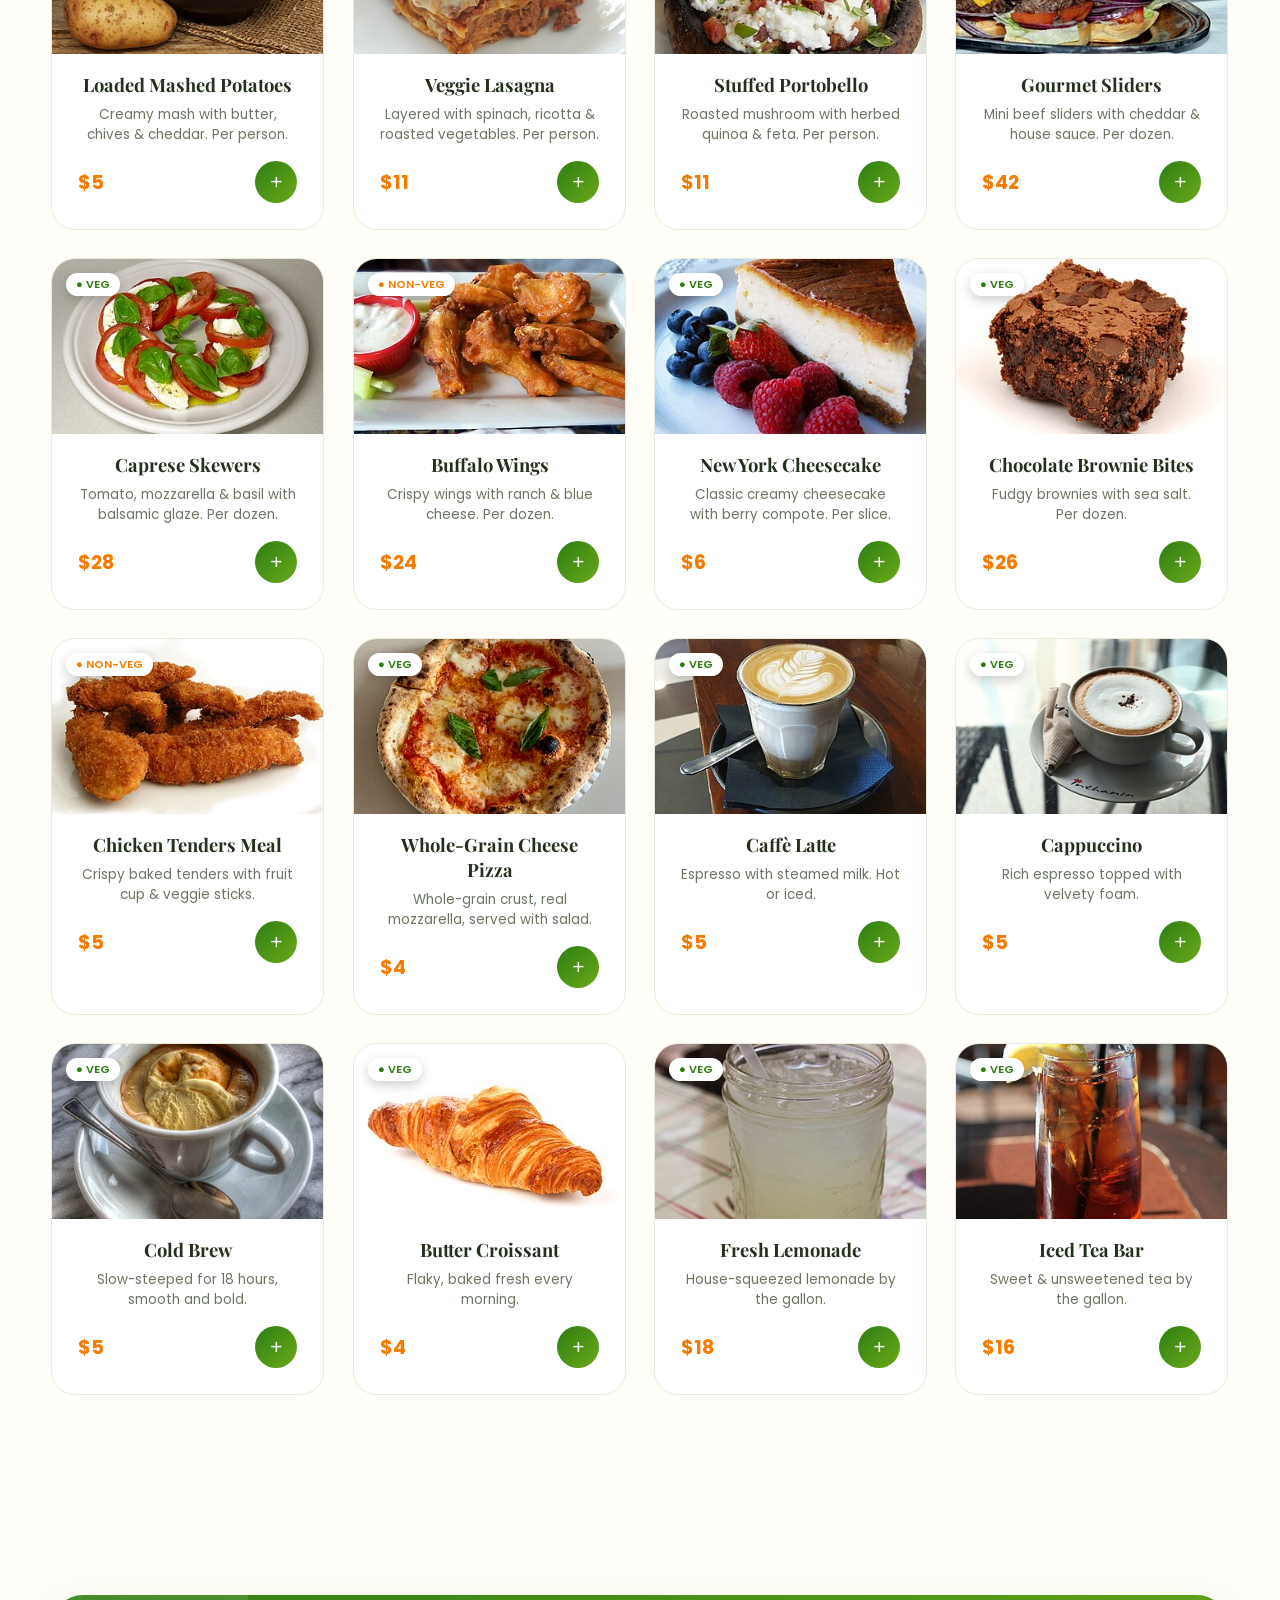
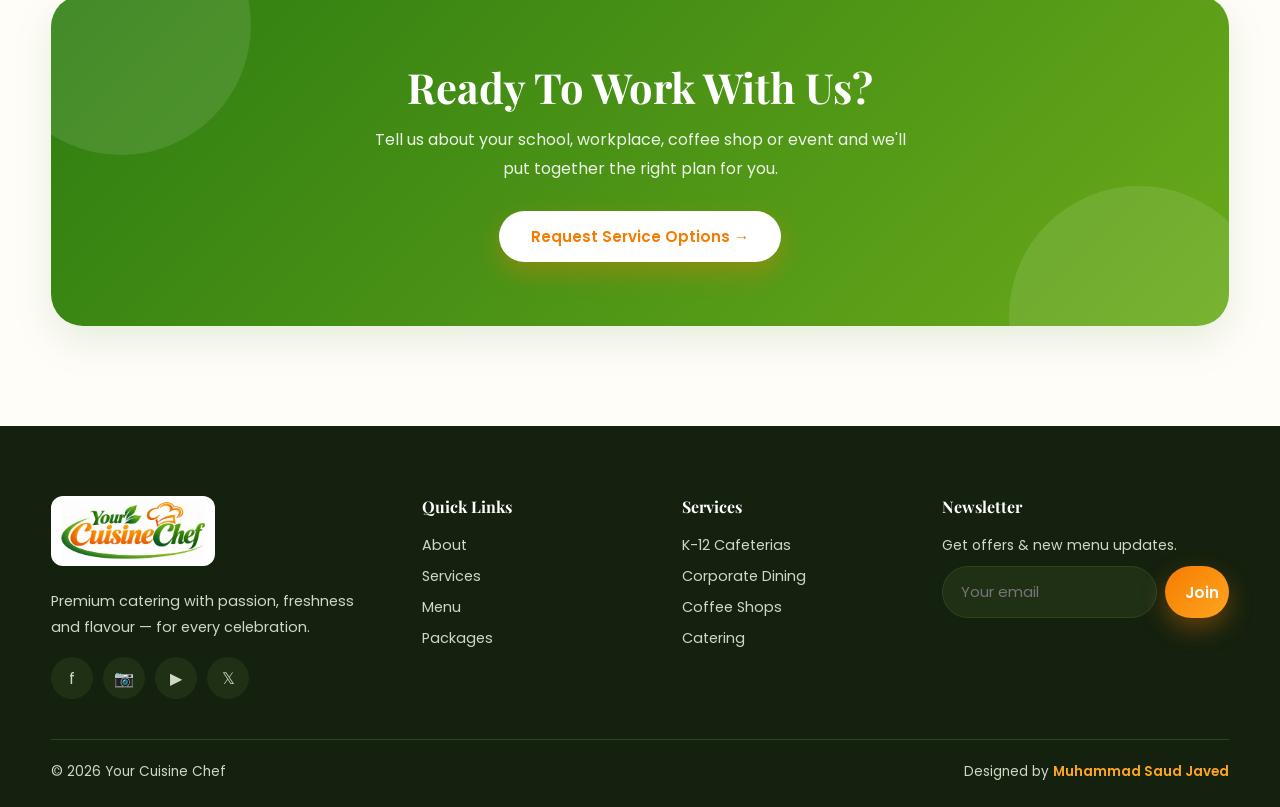
<file: menu.html>
<!DOCTYPE html>
<html lang="en">
<head>
<meta charset="UTF-8">
<meta name="viewport" content="width=device-width, initial-scale=1">
<title>Menu | Your Cuisine Chef</title>
<meta name="description" content="Browse our menu, add dishes to your cart and order on WhatsApp.">
<link rel="icon" href="logo.jpg">
<link rel="preconnect" href="https://fonts.googleapis.com">
<link href="https://fonts.googleapis.com/css2?family=Playfair+Display:wght@600;700;800&family=Poppins:wght@300;400;500;600&display=swap" rel="stylesheet">
<link rel="stylesheet" href="style.css">
<script>try{if(sessionStorage.getItem("ycc_seen"))document.documentElement.classList.add("seen")}catch(e){}</script>
</head>
<body>

<div id="loader"><div class="ld"><img src="logo.jpg" alt="Your Cuisine Chef"><div class="bar"><i></i></div></div></div>
<div id="progress"></div>
<div class="cursor" id="cursor"></div>

<header id="header">
  <div class="container">
    <nav>
      <a href="index.html" class="logo"><img src="logo.jpg" alt="Your Cuisine Chef logo"></a>
      <ul class="menu" id="menu">
        <li><a href="index.html" class="active">Home</a></li>
        <li><a href="about.html">About</a></li>
        <li><a href="services.html">Services</a></li>
        <li><a href="menu.html">Menu</a></li>
        <li><a href="packages.html">Packages</a></li>
        <li><a href="gallery.html">Gallery</a></li>
        <li><a href="contact.html">Contact</a></li>
      </ul>
      <div class="actions">
        <button class="icon-btn" id="theme" aria-label="Toggle theme">🌙</button>
        <button class="icon-btn" id="cartBtn" aria-label="Open cart">🛒<span class="badge" id="cnt">0</span></button>
        <a href="contact.html#booking" class="btn nav-cta">Book Now</a>
        <button class="icon-btn burger" id="burger" aria-label="Menu">☰</button>
      </div>
    </nav>
  </div>
</header>

<section class="page-hero">
  <div class="blob" style="width:260px;height:260px;background:var(--orange);top:10%;right:8%"></div>
  <div class="blob" style="width:220px;height:220px;background:var(--green2);bottom:0;left:6%"></div>
  <div class="container">
    <span class="tag">Our Menu</span>
    <h1>Delicious <span>Dishes</span></h1>
    <p class="sub">Add dishes to your cart and send your order directly on WhatsApp.</p>
    <div class="crumb"><a href="index.html">Home</a> / Menu</div>
  </div>
</section>

<!-- MENU -->
<section id="menu-sec">
  <div class="container">
    <div class="head center rv-el"><span class="tag">Our Menu</span><h2 class="title">Delicious <span>Dishes</span> You'll Love</h2><p class="sub">Add dishes to your cart and send your order directly on WhatsApp.</p></div>
    <div class="tabs" id="tabs"></div>
    <input class="search" id="search" type="search" placeholder="🔍  Search dishes...">
    <div class="grid3" id="dishes"></div>
  </div>
</section>

<section>
  <div class="container">
    <div class="cta rv-el">
      <h2>Ready To Work With Us?</h2>
      <p>Tell us about your school, workplace, coffee shop or event and we'll put together the right plan for you.</p>
      <a href="contact.html#booking" class="btn" style="background:#fff;color:var(--orange)">Request Service Options →</a>
    </div>
  </div>
</section>

<footer>
  <div class="container">
    <div class="fgrid">
      <div><img src="logo.jpg" alt="logo"><p style="font-size:.9rem;line-height:1.8">Premium catering with passion, freshness and flavour — for every celebration.</p>
        <div class="soc"><a href="#">f</a><a href="#">📷</a><a href="#">▶</a><a href="#">𝕏</a></div></div>
      <div><h4>Quick Links</h4><ul><li><a href="about.html">About</a></li><li><a href="services.html">Services</a></li><li><a href="menu.html">Menu</a></li><li><a href="packages.html">Packages</a></li></ul></div>
      <div><h4>Services</h4><ul><li><a href="services.html">K-12 Cafeterias</a></li><li><a href="services.html">Corporate Dining</a></li><li><a href="services.html">Coffee Shops</a></li><li><a href="services.html">Catering</a></li></ul></div>
      <div><h4>Newsletter</h4><p style="font-size:.88rem">Get offers & new menu updates.</p>
        <form class="nl" id="nl"><input id="nle" type="email" placeholder="Your email"><button class="btn" style="padding:0 20px">Join</button></form></div>
    </div>
    <div class="copy"><span>© <span id="yr"></span> Your Cuisine Chef</span><span>Designed by <b>Muhammad Saud Javed</b></span></div>
  </div>
</footer>

<!-- cart -->
<div id="overlay"></div>
<aside id="cart">
  <div class="ch"><h3>Your Order 🛒</h3><button id="cclose">×</button></div>
  <div class="cb" id="cbody"></div>
  <div class="cf">
    <div class="tot"><span>Total</span><span id="ctotal">$0</span></div>
    <button class="btn" id="checkout">Order on WhatsApp 💬</button>
    <button class="btn out" id="clear" style="padding:10px">Clear Cart</button>
  </div>
</aside>


<div id="toast"></div>
<a class="fab wa" id="wa" href="#" aria-label="WhatsApp">💬</a>
<button class="fab up" id="up" aria-label="Back to top">↑</button>

<script src="app.js"></script>
</body>
</html>
</file>
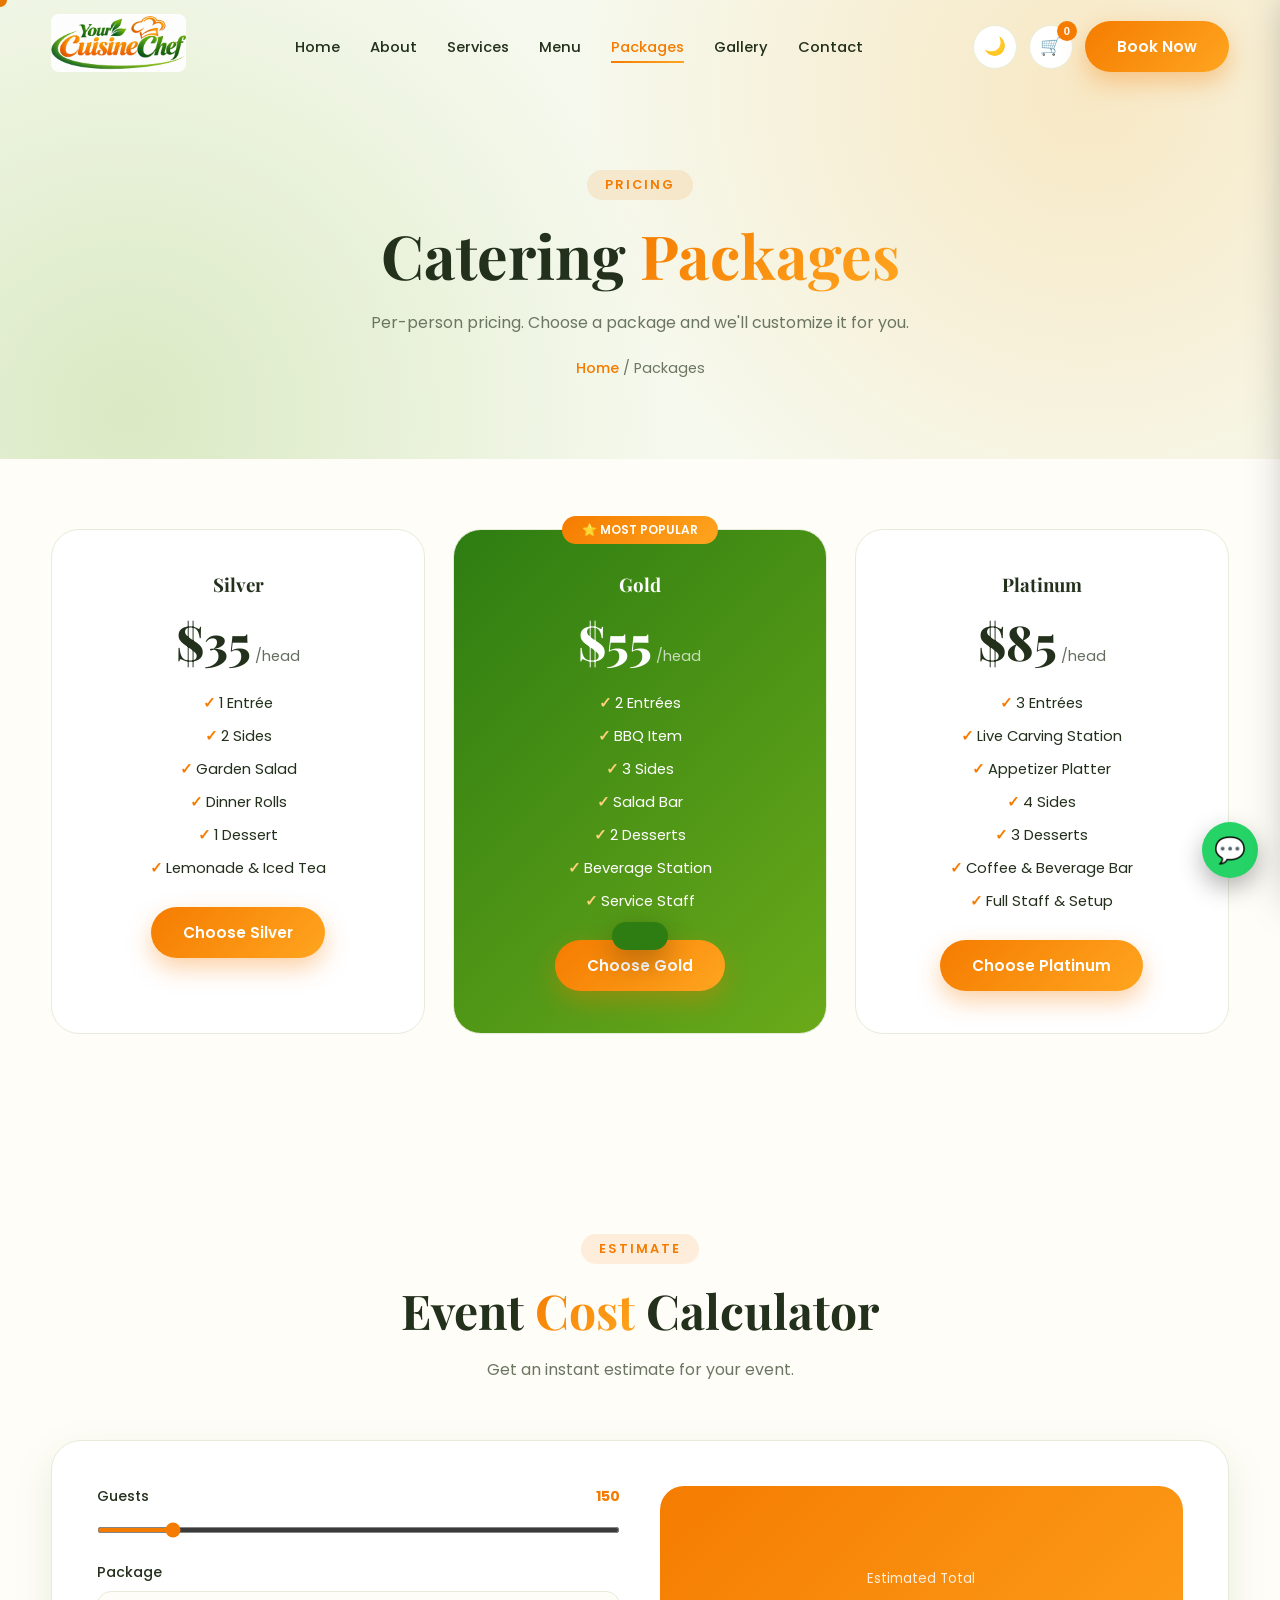
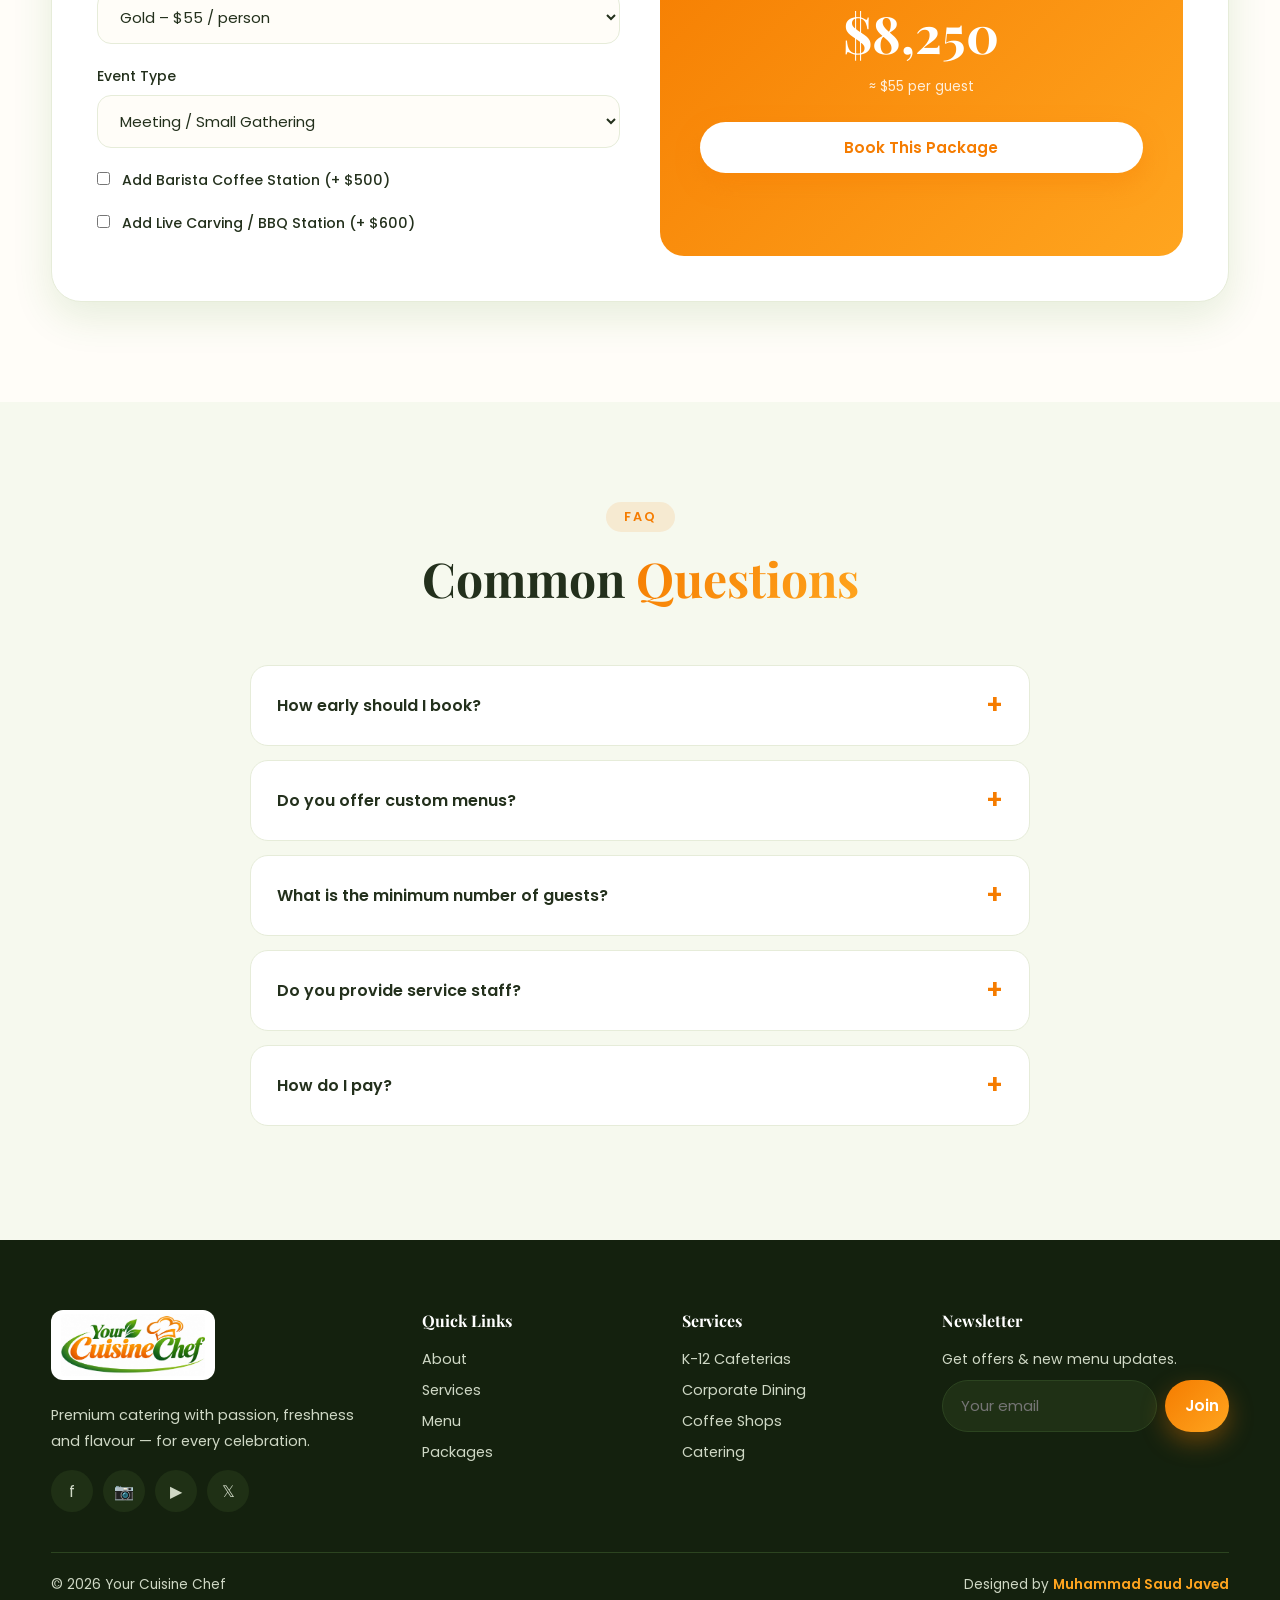
<file: packages.html>
<!DOCTYPE html>
<html lang="en">
<head>
<meta charset="UTF-8">
<meta name="viewport" content="width=device-width, initial-scale=1">
<title>Packages | Your Cuisine Chef</title>
<meta name="description" content="Catering packages and an instant event cost calculator.">
<link rel="icon" href="logo.jpg">
<link rel="preconnect" href="https://fonts.googleapis.com">
<link href="https://fonts.googleapis.com/css2?family=Playfair+Display:wght@600;700;800&family=Poppins:wght@300;400;500;600&display=swap" rel="stylesheet">
<link rel="stylesheet" href="style.css">
<script>try{if(sessionStorage.getItem("ycc_seen"))document.documentElement.classList.add("seen")}catch(e){}</script>
</head>
<body>

<div id="loader"><div class="ld"><img src="logo.jpg" alt="Your Cuisine Chef"><div class="bar"><i></i></div></div></div>
<div id="progress"></div>
<div class="cursor" id="cursor"></div>

<header id="header">
  <div class="container">
    <nav>
      <a href="index.html" class="logo"><img src="logo.jpg" alt="Your Cuisine Chef logo"></a>
      <ul class="menu" id="menu">
        <li><a href="index.html" class="active">Home</a></li>
        <li><a href="about.html">About</a></li>
        <li><a href="services.html">Services</a></li>
        <li><a href="menu.html">Menu</a></li>
        <li><a href="packages.html">Packages</a></li>
        <li><a href="gallery.html">Gallery</a></li>
        <li><a href="contact.html">Contact</a></li>
      </ul>
      <div class="actions">
        <button class="icon-btn" id="theme" aria-label="Toggle theme">🌙</button>
        <button class="icon-btn" id="cartBtn" aria-label="Open cart">🛒<span class="badge" id="cnt">0</span></button>
        <a href="contact.html#booking" class="btn nav-cta">Book Now</a>
        <button class="icon-btn burger" id="burger" aria-label="Menu">☰</button>
      </div>
    </nav>
  </div>
</header>

<section class="page-hero">
  <div class="blob" style="width:260px;height:260px;background:var(--orange);top:10%;right:8%"></div>
  <div class="blob" style="width:220px;height:220px;background:var(--green2);bottom:0;left:6%"></div>
  <div class="container">
    <span class="tag">Pricing</span>
    <h1>Catering <span>Packages</span></h1>
    <p class="sub">Per-person pricing. Choose a package and we'll customize it for you.</p>
    <div class="crumb"><a href="index.html">Home</a> / Packages</div>
  </div>
</section>

<!-- PACKAGES -->
<section id="packages">
  <div class="container">
    <div class="head center rv-el"><span class="tag">Pricing</span><h2 class="title">Catering <span>Packages</span></h2><p class="sub">Per-head pricing. Choose a package and we'll customize it for you.</p></div>
    <div class="grid3" id="pkgs"></div>
  </div>
</section>

<!-- CALCULATOR -->
<section id="calc">
  <div class="container">
    <div class="head center rv-el"><span class="tag">Estimate</span><h2 class="title">Event <span>Cost</span> Calculator</h2><p class="sub">Get an instant estimate for your event.</p></div>
    <div class="calc rv-el">
      <div>
        <div class="field"><label>Guests <span class="rv" id="gv">150</span></label><input type="range" id="guests" min="20" max="1000" step="10" value="150"></div>
        <div class="field"><label>Package</label><select id="cpkg"><option value="35">Silver – $35 / person</option><option value="55" selected>Gold – $55 / person</option><option value="85">Platinum – $85 / person</option></select></div>
        <div class="field"><label>Event Type</label><select id="cev"><option value="1">Meeting / Small Gathering</option><option value="1.1">Corporate Event</option><option value="1.25">Large Event</option></select></div>
        <div class="field"><label><input type="checkbox" id="cdec" style="width:auto;margin-right:8px"> Add Barista Coffee Station (+ $500)</label></div>
        <div class="field"><label><input type="checkbox" id="clive" style="width:auto;margin-right:8px"> Add Live Carving / BBQ Station (+ $600)</label></div>
      </div>
      <div class="total"><small>Estimated Total</small><h2 id="ctot">$0</h2><small id="cper"></small><br><a href="contact.html#booking" class="btn" style="background:#fff;color:var(--orange);justify-content:center">Book This Package</a></div>
    </div>
  </div>
</section>

<!-- FAQ -->
<section class="alt">
  <div class="container">
    <div class="head center rv-el"><span class="tag">FAQ</span><h2 class="title">Common <span>Questions</span></h2></div>
    <div class="faq rv-el" id="faq"></div>
  </div>
</section>

<footer>
  <div class="container">
    <div class="fgrid">
      <div><img src="logo.jpg" alt="logo"><p style="font-size:.9rem;line-height:1.8">Premium catering with passion, freshness and flavour — for every celebration.</p>
        <div class="soc"><a href="#">f</a><a href="#">📷</a><a href="#">▶</a><a href="#">𝕏</a></div></div>
      <div><h4>Quick Links</h4><ul><li><a href="about.html">About</a></li><li><a href="services.html">Services</a></li><li><a href="menu.html">Menu</a></li><li><a href="packages.html">Packages</a></li></ul></div>
      <div><h4>Services</h4><ul><li><a href="services.html">K-12 Cafeterias</a></li><li><a href="services.html">Corporate Dining</a></li><li><a href="services.html">Coffee Shops</a></li><li><a href="services.html">Catering</a></li></ul></div>
      <div><h4>Newsletter</h4><p style="font-size:.88rem">Get offers & new menu updates.</p>
        <form class="nl" id="nl"><input id="nle" type="email" placeholder="Your email"><button class="btn" style="padding:0 20px">Join</button></form></div>
    </div>
    <div class="copy"><span>© <span id="yr"></span> Your Cuisine Chef</span><span>Designed by <b>Muhammad Saud Javed</b></span></div>
  </div>
</footer>

<!-- cart -->
<div id="overlay"></div>
<aside id="cart">
  <div class="ch"><h3>Your Order 🛒</h3><button id="cclose">×</button></div>
  <div class="cb" id="cbody"></div>
  <div class="cf">
    <div class="tot"><span>Total</span><span id="ctotal">$0</span></div>
    <button class="btn" id="checkout">Order on WhatsApp 💬</button>
    <button class="btn out" id="clear" style="padding:10px">Clear Cart</button>
  </div>
</aside>


<div id="toast"></div>
<a class="fab wa" id="wa" href="#" aria-label="WhatsApp">💬</a>
<button class="fab up" id="up" aria-label="Back to top">↑</button>

<script src="app.js"></script>
</body>
</html>
</file>
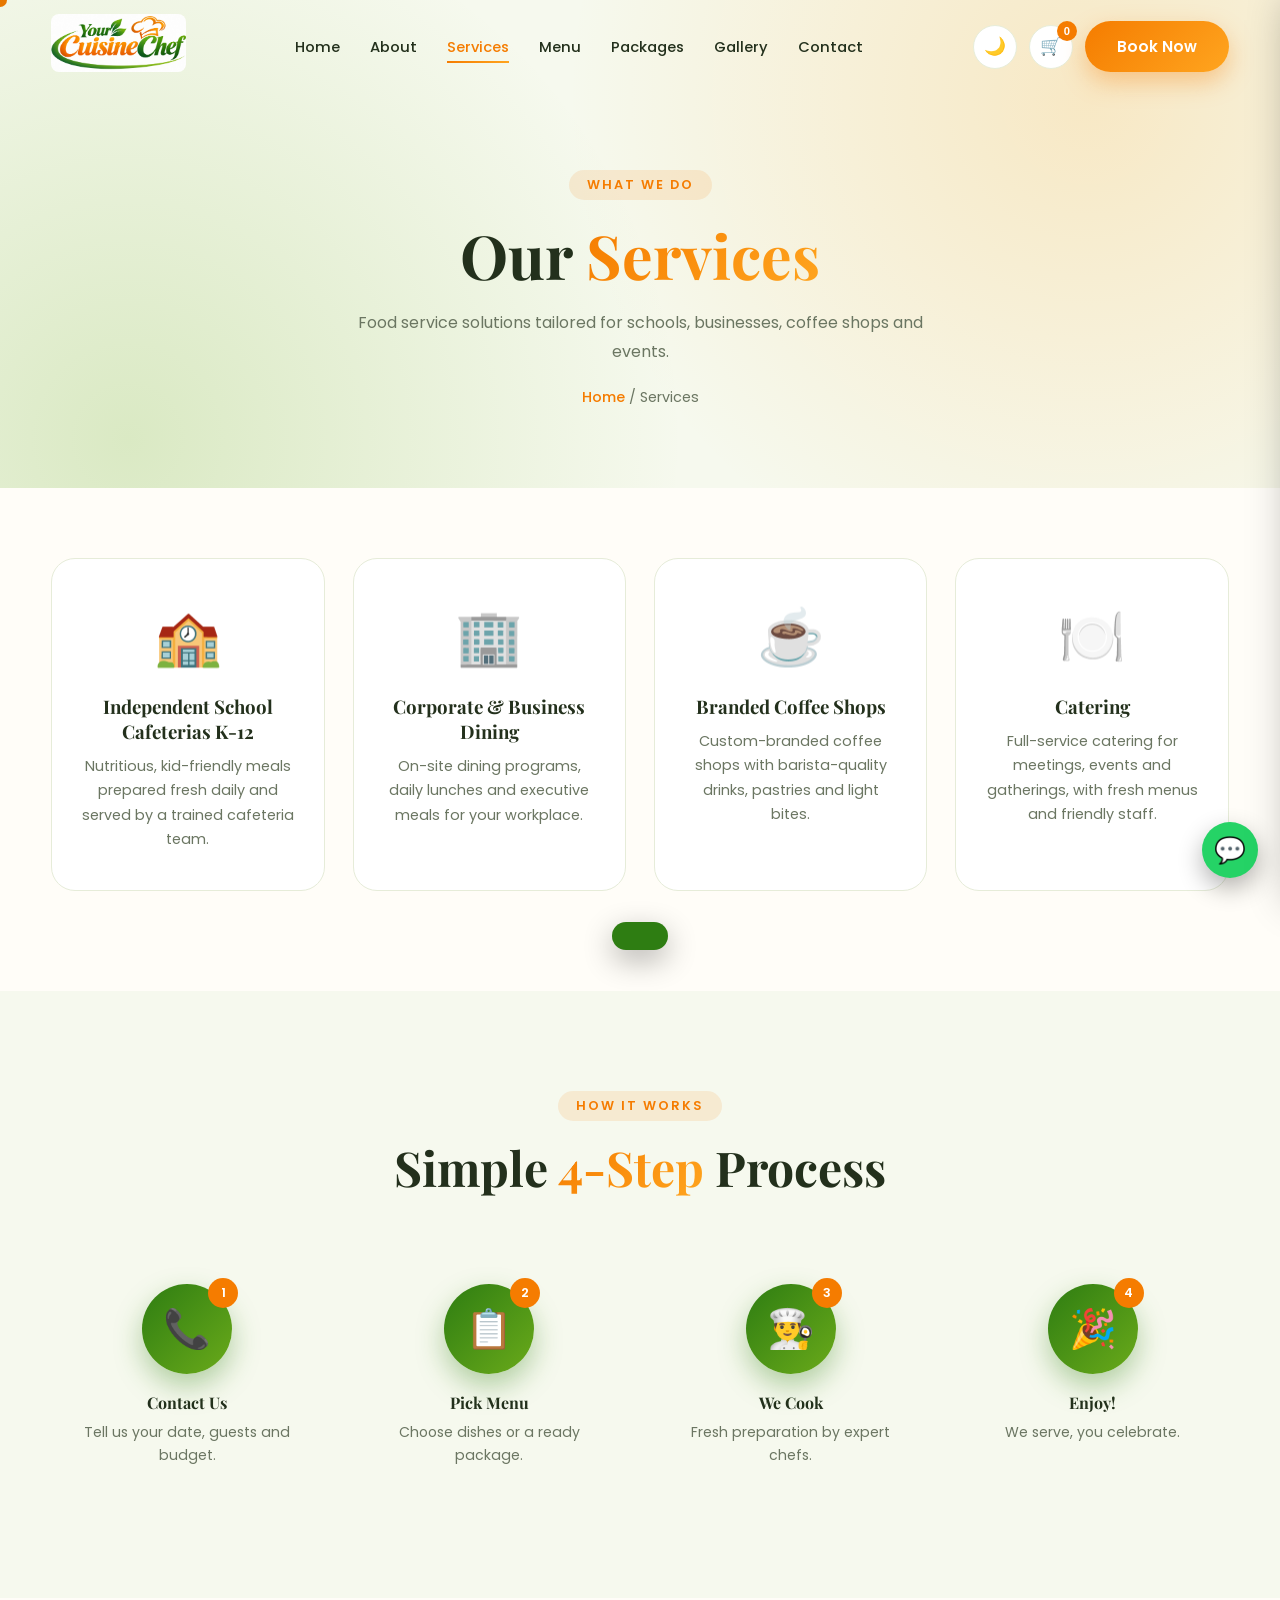
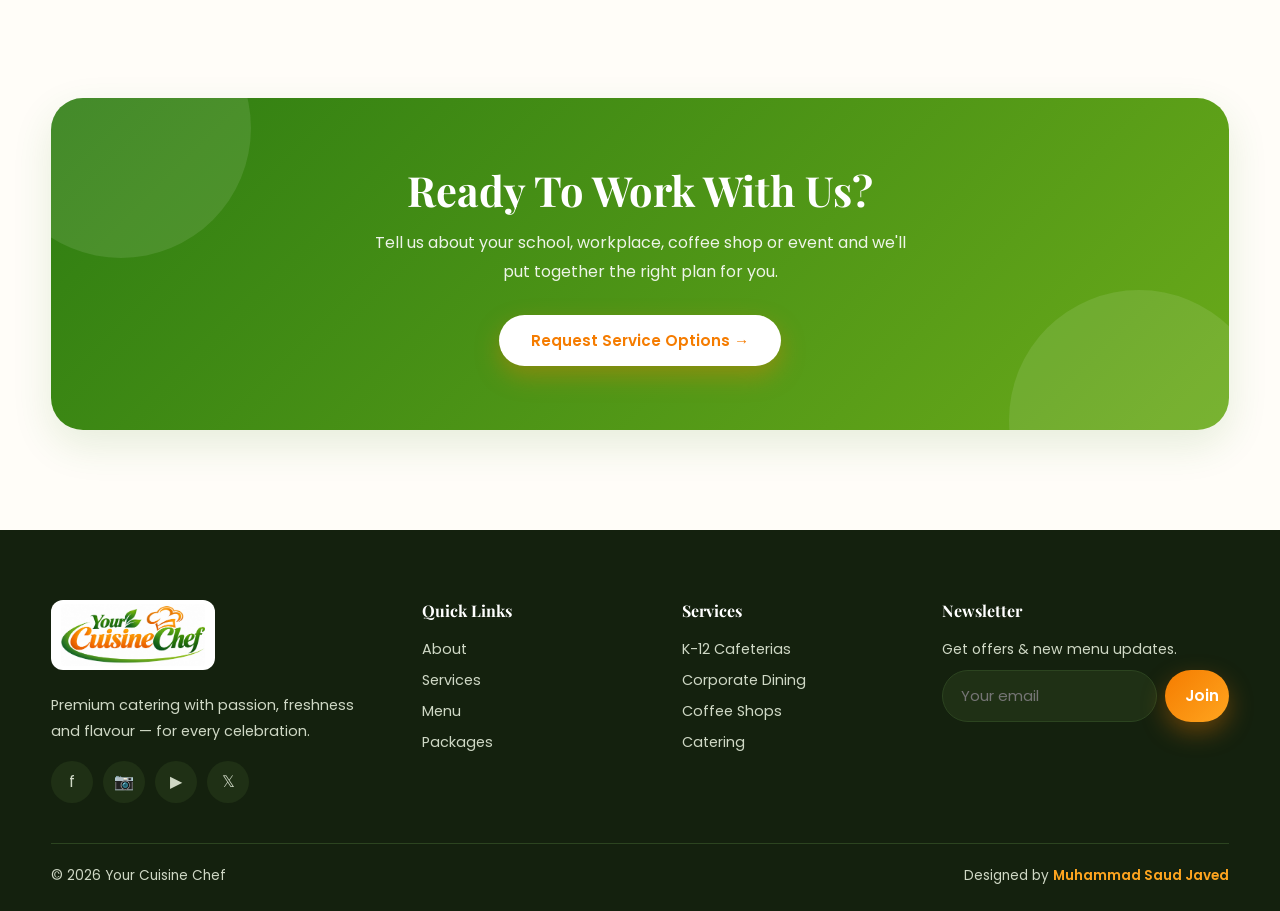
<file: services.html>
<!DOCTYPE html>
<html lang="en">
<head>
<meta charset="UTF-8">
<meta name="viewport" content="width=device-width, initial-scale=1">
<title>Our Services | Your Cuisine Chef</title>
<meta name="description" content="K-12 school cafeterias, corporate & business dining, branded coffee shops and catering.">
<link rel="icon" href="logo.jpg">
<link rel="preconnect" href="https://fonts.googleapis.com">
<link href="https://fonts.googleapis.com/css2?family=Playfair+Display:wght@600;700;800&family=Poppins:wght@300;400;500;600&display=swap" rel="stylesheet">
<link rel="stylesheet" href="style.css">
<script>try{if(sessionStorage.getItem("ycc_seen"))document.documentElement.classList.add("seen")}catch(e){}</script>
</head>
<body>

<div id="loader"><div class="ld"><img src="logo.jpg" alt="Your Cuisine Chef"><div class="bar"><i></i></div></div></div>
<div id="progress"></div>
<div class="cursor" id="cursor"></div>

<header id="header">
  <div class="container">
    <nav>
      <a href="index.html" class="logo"><img src="logo.jpg" alt="Your Cuisine Chef logo"></a>
      <ul class="menu" id="menu">
        <li><a href="index.html" class="active">Home</a></li>
        <li><a href="about.html">About</a></li>
        <li><a href="services.html">Services</a></li>
        <li><a href="menu.html">Menu</a></li>
        <li><a href="packages.html">Packages</a></li>
        <li><a href="gallery.html">Gallery</a></li>
        <li><a href="contact.html">Contact</a></li>
      </ul>
      <div class="actions">
        <button class="icon-btn" id="theme" aria-label="Toggle theme">🌙</button>
        <button class="icon-btn" id="cartBtn" aria-label="Open cart">🛒<span class="badge" id="cnt">0</span></button>
        <a href="contact.html#booking" class="btn nav-cta">Book Now</a>
        <button class="icon-btn burger" id="burger" aria-label="Menu">☰</button>
      </div>
    </nav>
  </div>
</header>

<section class="page-hero">
  <div class="blob" style="width:260px;height:260px;background:var(--orange);top:10%;right:8%"></div>
  <div class="blob" style="width:220px;height:220px;background:var(--green2);bottom:0;left:6%"></div>
  <div class="container">
    <span class="tag">What We Do</span>
    <h1>Our <span>Services</span></h1>
    <p class="sub">Food service solutions tailored for schools, businesses, coffee shops and events.</p>
    <div class="crumb"><a href="index.html">Home</a> / Services</div>
  </div>
</section>

<!-- SERVICES -->
<section id="services">
  <div class="container">
    <div class="head center rv-el"><span class="tag">What We Do</span><h2 class="title">Our <span>Services</span></h2><p class="sub">Food service solutions tailored for schools, businesses, coffee shops and events.</p></div>
    <div class="grid3" id="svc"></div>
  </div>
</section>

<!-- PROCESS -->
<section class="alt">
  <div class="container">
    <div class="head center rv-el"><span class="tag">How It Works</span><h2 class="title">Simple <span>4-Step</span> Process</h2></div>
    <div class="steps">
      <div class="step rv-el"><div class="c">📞</div><h4>Contact Us</h4><p>Tell us your date, guests and budget.</p></div>
      <div class="step rv-el d1"><div class="c">📋</div><h4>Pick Menu</h4><p>Choose dishes or a ready package.</p></div>
      <div class="step rv-el d2"><div class="c">👨‍🍳</div><h4>We Cook</h4><p>Fresh preparation by expert chefs.</p></div>
      <div class="step rv-el d3"><div class="c">🎉</div><h4>Enjoy!</h4><p>We serve, you celebrate.</p></div>
    </div>
  </div>
</section>

<section>
  <div class="container">
    <div class="cta rv-el">
      <h2>Ready To Work With Us?</h2>
      <p>Tell us about your school, workplace, coffee shop or event and we'll put together the right plan for you.</p>
      <a href="contact.html#booking" class="btn" style="background:#fff;color:var(--orange)">Request Service Options →</a>
    </div>
  </div>
</section>

<footer>
  <div class="container">
    <div class="fgrid">
      <div><img src="logo.jpg" alt="logo"><p style="font-size:.9rem;line-height:1.8">Premium catering with passion, freshness and flavour — for every celebration.</p>
        <div class="soc"><a href="#">f</a><a href="#">📷</a><a href="#">▶</a><a href="#">𝕏</a></div></div>
      <div><h4>Quick Links</h4><ul><li><a href="about.html">About</a></li><li><a href="services.html">Services</a></li><li><a href="menu.html">Menu</a></li><li><a href="packages.html">Packages</a></li></ul></div>
      <div><h4>Services</h4><ul><li><a href="services.html">K-12 Cafeterias</a></li><li><a href="services.html">Corporate Dining</a></li><li><a href="services.html">Coffee Shops</a></li><li><a href="services.html">Catering</a></li></ul></div>
      <div><h4>Newsletter</h4><p style="font-size:.88rem">Get offers & new menu updates.</p>
        <form class="nl" id="nl"><input id="nle" type="email" placeholder="Your email"><button class="btn" style="padding:0 20px">Join</button></form></div>
    </div>
    <div class="copy"><span>© <span id="yr"></span> Your Cuisine Chef</span><span>Designed by <b>Muhammad Saud Javed</b></span></div>
  </div>
</footer>

<!-- cart -->
<div id="overlay"></div>
<aside id="cart">
  <div class="ch"><h3>Your Order 🛒</h3><button id="cclose">×</button></div>
  <div class="cb" id="cbody"></div>
  <div class="cf">
    <div class="tot"><span>Total</span><span id="ctotal">$0</span></div>
    <button class="btn" id="checkout">Order on WhatsApp 💬</button>
    <button class="btn out" id="clear" style="padding:10px">Clear Cart</button>
  </div>
</aside>


<div id="toast"></div>
<a class="fab wa" id="wa" href="#" aria-label="WhatsApp">💬</a>
<button class="fab up" id="up" aria-label="Back to top">↑</button>

<script src="app.js"></script>
</body>
</html>
</file>
<file: style.css>
:root{
  --green:#2e7d12;--green2:#6aaa1a;--orange:#f57c00;--orange2:#ffa51f;
  --bg:#fffdf8;--bg2:#f6f9ee;--card:#ffffff;--text:#23301c;--muted:#6b7662;--line:#e6ecd9;
  --shadow:0 15px 40px rgba(46,125,18,.12);--grad:linear-gradient(135deg,var(--orange),var(--orange2));--grad2:linear-gradient(135deg,var(--green),var(--green2));
}
[data-theme="dark"]{--bg:#10150d;--bg2:#161d12;--card:#1b2316;--text:#eef3e6;--muted:#a3af98;--line:#2a3623;--shadow:0 15px 40px rgba(0,0,0,.45)}
*{margin:0;padding:0;box-sizing:border-box}
html{scroll-behavior:smooth}
body{font-family:'Poppins',sans-serif;background:var(--bg);color:var(--text);overflow-x:hidden;transition:background .4s,color .4s}
h1,h2,h3,h4{font-family:'Playfair Display',serif}
a{text-decoration:none;color:inherit}
img{max-width:100%}
.container{width:min(1200px,92%);margin:auto}
section{padding:100px 0;position:relative}
.alt{background:var(--bg2)}
.tag{display:inline-block;background:rgba(245,124,0,.12);color:var(--orange);padding:6px 18px;border-radius:50px;font-size:.8rem;font-weight:600;letter-spacing:2px;text-transform:uppercase;margin-bottom:14px}
.title{font-size:clamp(2rem,4.5vw,3rem);margin-bottom:14px}
.title span{background:var(--grad);-webkit-background-clip:text;background-clip:text;color:transparent}
.sub{color:var(--muted);max-width:620px;line-height:1.8}
.center{text-align:center}.center .sub{margin:auto}
.head{margin-bottom:55px}
.btn{display:inline-flex;align-items:center;gap:8px;padding:14px 32px;border-radius:50px;border:none;font:600 .95rem 'Poppins';cursor:pointer;color:#fff;background:var(--grad);box-shadow:0 10px 25px rgba(245,124,0,.35);transition:.35s;position:relative;overflow:hidden}
.btn:hover{transform:translateY(-4px);box-shadow:0 16px 32px rgba(245,124,0,.45)}
.btn.green{background:var(--grad2);box-shadow:0 10px 25px rgba(46,125,18,.35)}
.btn.out{background:transparent;color:var(--green);border:2px solid var(--green);box-shadow:none}
.btn.out:hover{background:var(--green);color:#fff}
.btn::after{content:"";position:absolute;top:0;left:-100%;width:60%;height:100%;background:linear-gradient(90deg,transparent,rgba(255,255,255,.45),transparent);transform:skewX(-20deg)}
.btn:hover::after{animation:shine .8s}
@keyframes shine{to{left:150%}}

/* preloader */
#loader{position:fixed;inset:0;background:var(--bg);z-index:9999;display:grid;place-items:center;transition:opacity .6s,visibility .6s}
#loader.hide{opacity:0;visibility:hidden}
.ld{text-align:center}
.ld img{width:220px;animation:pulse 1.4s infinite}
.ld .bar{width:200px;height:5px;background:var(--line);border-radius:5px;margin:20px auto 0;overflow:hidden}
.ld .bar i{display:block;height:100%;width:0;background:var(--grad);animation:load 1.6s forwards}
@keyframes load{to{width:100%}}
@keyframes pulse{50%{transform:scale(1.07)}}

/* progress + cursor */
#progress{position:fixed;top:0;left:0;height:4px;background:var(--grad);z-index:1100;width:0}
.cursor{position:fixed;width:14px;height:14px;border-radius:50%;background:var(--orange);pointer-events:none;z-index:9998;transform:translate(-50%,-50%);mix-blend-mode:multiply;transition:width .25s,height .25s,background .25s}
.cursor.big{width:48px;height:48px;background:rgba(106,170,26,.5)}
@media(hover:none){.cursor{display:none}}

/* nav */
header{position:fixed;top:0;width:100%;z-index:1000;transition:.4s;padding:14px 0}
header.sticky{background:color-mix(in srgb,var(--bg) 88%,transparent);backdrop-filter:blur(14px);box-shadow:0 5px 25px rgba(0,0,0,.08);padding:8px 0}
nav{display:flex;align-items:center;justify-content:space-between}
.logo img{height:58px;border-radius:8px;mix-blend-mode:multiply}
[data-theme="dark"] .logo img{mix-blend-mode:normal;background:#fff;padding:2px 8px}
.menu{display:flex;gap:30px;list-style:none}
.menu a{font-weight:500;font-size:.92rem;position:relative;padding:6px 0}
.menu a::after{content:"";position:absolute;left:0;bottom:0;width:0;height:2px;background:var(--grad);transition:.3s}
.menu a:hover::after,.menu a.active::after{width:100%}
.menu a.active{color:var(--orange)}
.actions{display:flex;align-items:center;gap:12px}
.icon-btn{width:44px;height:44px;border-radius:50%;border:1px solid var(--line);background:var(--card);cursor:pointer;font-size:1.1rem;position:relative;transition:.3s;color:var(--text)}
.icon-btn:hover{transform:rotate(12deg) scale(1.1);border-color:var(--orange)}
.badge{position:absolute;top:-5px;right:-5px;background:var(--orange);color:#fff;font-size:.7rem;width:20px;height:20px;border-radius:50%;display:grid;place-items:center;font-weight:600}
.burger{display:none}
@media(max-width:980px){
 .burger{display:grid}
 .menu{position:fixed;top:0;right:-100%;width:75%;max-width:320px;height:100vh;background:var(--card);flex-direction:column;padding:100px 35px;gap:22px;transition:.45s;box-shadow:-10px 0 40px rgba(0,0,0,.2)}
 .menu.open{right:0}
 .nav-cta{display:none}
}

/* hero */
.hero{min-height:100vh;display:flex;align-items:center;padding-top:120px;background:radial-gradient(circle at 80% 20%,rgba(255,165,31,.18),transparent 45%),radial-gradient(circle at 10% 80%,rgba(106,170,26,.18),transparent 45%);overflow:hidden}
.hero-grid{display:grid;grid-template-columns:1.1fr 1fr;gap:50px;align-items:center}
.hero h1{font-size:clamp(2.5rem,6vw,4.4rem);line-height:1.1;margin:10px 0 22px}
.hero h1 em{font-style:normal;background:var(--grad);-webkit-background-clip:text;background-clip:text;color:transparent}
.typed{color:var(--green);border-right:3px solid var(--orange);padding-right:4px;animation:blink .8s infinite}
@keyframes blink{50%{border-color:transparent}}
.hero p{color:var(--muted);line-height:1.9;max-width:520px;margin-bottom:34px}
.hero-btns{display:flex;gap:16px;flex-wrap:wrap}
.hero-visual{position:relative;height:520px;display:grid;place-items:center}
.plate{width:min(420px,80vw);aspect-ratio:1;border-radius:50%;background:var(--grad);display:grid;place-items:center;font-size:12rem;box-shadow:0 40px 80px rgba(245,124,0,.4),inset 0 0 0 18px rgba(255,255,255,.25);animation:spin 28s linear infinite}
.plate span{animation:spin 28s linear infinite reverse;display:block}
@keyframes spin{to{transform:rotate(360deg)}}
.float{position:absolute;font-size:3.2rem;animation:fl 5s ease-in-out infinite;filter:drop-shadow(0 12px 12px rgba(0,0,0,.25))}
.float:nth-of-type(2){top:5%;left:5%;animation-delay:-1s}
.float:nth-of-type(3){top:12%;right:2%;animation-delay:-2s;font-size:2.6rem}
.float:nth-of-type(4){bottom:8%;left:2%;animation-delay:-3s;font-size:2.8rem}
.float:nth-of-type(5){bottom:5%;right:8%;animation-delay:-4s}
@keyframes fl{50%{transform:translateY(-26px) rotate(12deg)}}
.hero-card{position:absolute;background:var(--card);padding:12px 18px;border-radius:16px;box-shadow:var(--shadow);font-size:.85rem;font-weight:500;animation:fl 6s ease-in-out infinite}
.hero-card b{display:block;color:var(--orange);font-size:1.2rem}
.hc1{top:30%;left:-4%}.hc2{bottom:22%;right:-2%;animation-delay:-3s}
.blob{position:absolute;border-radius:50%;filter:blur(70px);opacity:.35;z-index:-1;animation:fl 9s infinite}
@media(max-width:900px){.hero-grid{grid-template-columns:1fr;text-align:center}.hero p{margin-inline:auto}.hero-btns{justify-content:center}.hero-visual{height:400px}.plate{font-size:8rem}.hc1{left:0}.hc2{right:0}}

/* marquee */
.marquee{background:var(--grad2);color:#fff;padding:18px 0;overflow:hidden;white-space:nowrap}
.marquee div{display:inline-block;animation:mq 28s linear infinite;font:700 1.15rem 'Playfair Display'}
.marquee span{margin:0 30px}
@keyframes mq{to{transform:translateX(-50%)}}

/* stats */
.stats{display:grid;grid-template-columns:repeat(4,1fr);gap:25px;margin-top:-70px;position:relative;z-index:5}
.stat{background:var(--card);border-radius:22px;padding:34px 20px;text-align:center;box-shadow:var(--shadow);transition:.4s}
.stat:hover{transform:translateY(-10px)}
.stat .n{font:800 2.6rem 'Playfair Display';background:var(--grad);-webkit-background-clip:text;background-clip:text;color:transparent}
.stat p{color:var(--muted);font-size:.9rem}
@media(max-width:800px){.stats{grid-template-columns:1fr 1fr}}

/* about */
.about-grid{display:grid;grid-template-columns:1fr 1fr;gap:60px;align-items:center}
.about-img{position:relative;height:460px;border-radius:30px;background:var(--grad2);display:grid;place-items:center;font-size:10rem;box-shadow:var(--shadow);overflow:hidden}
.about-img::before{content:"";position:absolute;inset:14px;border:2px dashed rgba(255,255,255,.7);border-radius:22px;z-index:2;pointer-events:none}
.about-img img{position:absolute;inset:0;width:100%;height:100%;object-fit:cover;object-position:center 30%;transition:transform .8s}
.about-img:hover img{transform:scale(1.06)}
.exp{z-index:3;position:absolute;bottom:25px;right:25px;background:#fff;color:var(--text);padding:16px 24px;border-radius:18px;font-weight:600;font-size:.85rem;text-align:center;animation:fl 5s infinite;font-family:'Poppins'}
.exp b{display:block;font:800 2rem 'Playfair Display';color:var(--orange)}
.ticks{list-style:none;margin:24px 0 32px;display:grid;gap:12px}
.ticks li::before{content:"✔";color:#fff;background:var(--green2);width:24px;height:24px;border-radius:50%;display:inline-grid;place-items:center;font-size:.7rem;margin-right:12px}
@media(max-width:900px){.about-grid{grid-template-columns:1fr}.about-img{height:320px;font-size:7rem}}

/* services */
.grid3{display:grid;grid-template-columns:repeat(auto-fit,minmax(260px,1fr));gap:28px}
.svc{background:var(--card);border-radius:24px;padding:38px 28px;text-align:center;border:1px solid var(--line);transition:.45s;position:relative;overflow:hidden}
.svc::before{content:"";position:absolute;inset:0;background:var(--grad);opacity:0;transition:.45s;z-index:0}
.svc>*{position:relative;z-index:1;transition:.4s}
.svc:hover::before{opacity:1}.svc:hover{transform:translateY(-12px);box-shadow:var(--shadow)}
.svc:hover *{color:#fff}
.svc .ic{font-size:3.4rem;margin-bottom:16px;display:block;transition:.5s}
.svc:hover .ic{transform:scale(1.3) rotate(-10deg)}
.svc h3{margin-bottom:10px}.svc p{color:var(--muted);font-size:.9rem;line-height:1.7}

/* menu */
.tabs{display:flex;gap:12px;justify-content:center;flex-wrap:wrap;margin-bottom:45px}
.tab{padding:10px 26px;border-radius:50px;border:1px solid var(--line);background:var(--card);cursor:pointer;font:500 .9rem 'Poppins';color:var(--text);transition:.3s}
.tab.active,.tab:hover{background:var(--grad);color:#fff;border-color:transparent;transform:translateY(-3px)}
.search{display:block;margin:0 auto 30px;width:min(420px,100%);padding:14px 24px;border-radius:50px;border:1px solid var(--line);background:var(--card);color:var(--text);font:400 .95rem 'Poppins';outline:none;transition:.3s}
.search:focus{border-color:var(--orange);box-shadow:0 0 0 4px rgba(245,124,0,.15)}
.dish{background:var(--card);border-radius:24px;padding:26px;border:1px solid var(--line);transition:.4s;text-align:center;animation:pop .5s both}
@keyframes pop{from{opacity:0;transform:scale(.85)}}
.dish:hover{transform:translateY(-10px);box-shadow:var(--shadow)}
.ci2 .e{font-size:2.4rem}
.dish{position:relative;overflow:hidden}
.dish .pic{height:175px;margin:-26px -26px 18px;overflow:hidden;position:relative;display:grid;place-items:center;background:var(--bg2)}
.dish .pic .em{font-size:5rem;display:block}
.dish .pic img{position:absolute;inset:0;width:100%;height:100%;object-fit:cover;transition:transform .7s}
.dish:hover .pic img{transform:scale(1.12)}
.dish .veg{position:absolute;top:14px;left:14px;z-index:2;margin:0;background:var(--card);box-shadow:0 4px 12px rgba(0,0,0,.2)}
.dish h4{font-size:1.15rem}.dish p{font-size:.84rem;color:var(--muted);margin:8px 0 14px;min-height:42px}
.dish .row{display:flex;justify-content:space-between;align-items:center}
.price{font:700 1.2rem 'Poppins';color:var(--orange)}
.add{width:42px;height:42px;border-radius:50%;border:none;background:var(--grad2);color:#fff;font-size:1.3rem;cursor:pointer;transition:.3s}
.add:hover{transform:rotate(90deg) scale(1.15)}
.veg{display:inline-block;font-size:.7rem;padding:3px 10px;border-radius:20px;background:rgba(106,170,26,.15);color:var(--green);margin-bottom:8px;font-weight:600}
.nv{background:rgba(245,124,0,.15);color:var(--orange)}
.empty{grid-column:1/-1;text-align:center;color:var(--muted)}

/* packages */
.pkg{background:var(--card);border-radius:28px;padding:42px 32px;border:1px solid var(--line);text-align:center;transition:.4s;position:relative}
.pkg:hover{transform:translateY(-12px);box-shadow:var(--shadow)}
.pkg.pop{background:var(--grad2);color:#fff;transform:scale(1.05)}
.pkg.pop:hover{transform:scale(1.05) translateY(-12px)}
.pkg.pop .tagp{position:absolute;top:-14px;left:50%;transform:translateX(-50%);background:var(--grad);padding:5px 20px;border-radius:50px;font-size:.75rem;font-weight:600}
.pkg .pr{font:800 3rem 'Playfair Display';margin:12px 0}
.pkg .pr small{font:400 .9rem 'Poppins';opacity:.7}
.pkg ul{list-style:none;margin:20px 0 28px;display:grid;gap:12px;font-size:.92rem}
.pkg li::before{content:"✓ ";color:var(--orange);font-weight:700}
.pkg.pop li::before{color:#ffd27a}
.pkg .btn{background:var(--grad)}

/* calculator */
.calc{display:grid;grid-template-columns:1fr 1fr;gap:40px;background:var(--card);border-radius:30px;padding:45px;box-shadow:var(--shadow);border:1px solid var(--line)}
.field{margin-bottom:22px}
label{display:block;font-weight:500;font-size:.88rem;margin-bottom:8px}
input,select,textarea{width:100%;padding:14px 18px;border-radius:14px;border:1px solid var(--line);background:var(--bg);color:var(--text);font:400 .93rem 'Poppins';outline:none;transition:.3s}
input:focus,select:focus,textarea:focus{border-color:var(--orange);box-shadow:0 0 0 4px rgba(245,124,0,.15)}
input[type=range]{padding:0;accent-color:var(--orange);height:6px;cursor:pointer}
.rv{float:right;color:var(--orange);font-weight:700}
.total{background:var(--grad);border-radius:24px;color:#fff;padding:40px;text-align:center;display:flex;flex-direction:column;justify-content:center}
.total h2{font-size:3.2rem;margin:10px 0}
.total small{opacity:.85}
@media(max-width:850px){.calc{grid-template-columns:1fr;padding:28px}}

/* gallery */
.gal{display:grid;grid-template-columns:repeat(auto-fit,minmax(230px,1fr));gap:18px}
.gi{height:240px;border-radius:22px;display:grid;place-items:center;font-size:5.5rem;cursor:pointer;overflow:hidden;position:relative;transition:.5s}
.gi:nth-child(3n+1){background:var(--grad)}.gi:nth-child(3n+2){background:var(--grad2)}.gi:nth-child(3n){background:linear-gradient(135deg,#ff7043,#ffb74d)}
.gi:nth-child(5n){grid-row:span 1;height:240px}
.gi span{transition:.5s}
.gi::after{content:attr(data-t);position:absolute;bottom:-50px;left:0;right:0;padding:12px;background:rgba(0,0,0,.55);color:#fff;text-align:center;font-size:.85rem;transition:.4s}
.gi:hover::after{bottom:0}
#lb{position:fixed;inset:0;background:rgba(0,0,0,.88);z-index:2000;display:none;place-items:center;text-align:center;color:#fff}
#lb.show{display:grid;animation:pop .3s}
#lb .big{font-size:14rem;line-height:1}
#lbi{max-width:min(720px,90vw);max-height:70vh;border-radius:20px;box-shadow:0 20px 60px rgba(0,0,0,.6);margin-bottom:16px;display:none}
.gi img{position:absolute;inset:0;width:100%;height:100%;object-fit:cover;transition:transform .7s}
.gi:hover img{transform:scale(1.15)}
.gi::after{z-index:2}
#lb p{font:700 1.6rem 'Playfair Display'}
#lb button{position:absolute;top:25px;right:35px;background:none;border:none;color:#fff;font-size:2.6rem;cursor:pointer}

/* process */
.steps{display:grid;grid-template-columns:repeat(auto-fit,minmax(220px,1fr));gap:30px;counter-reset:s}
.step{text-align:center;padding:30px 20px;position:relative}
.step .c{width:90px;height:90px;margin:0 auto 18px;border-radius:50%;background:var(--grad2);display:grid;place-items:center;font-size:2.4rem;box-shadow:0 12px 28px rgba(46,125,18,.35);transition:.5s;position:relative}
.step:hover .c{transform:rotateY(360deg);background:var(--grad)}
.step .c::after{counter-increment:s;content:counter(s);position:absolute;top:-6px;right:-6px;width:30px;height:30px;border-radius:50%;background:var(--orange);color:#fff;font:600 .8rem 'Poppins';display:grid;place-items:center}
.step p{color:var(--muted);font-size:.88rem;margin-top:8px;line-height:1.7}

/* testimonials */
.tslider{overflow:hidden;max-width:760px;margin:auto}
.ttrack{display:flex;transition:transform .7s cubic-bezier(.7,0,.2,1)}
.tc{min-width:100%;padding:12px}
.tc div{background:var(--card);border-radius:28px;padding:42px;text-align:center;box-shadow:var(--shadow);border:1px solid var(--line)}
.stars{color:var(--orange2);letter-spacing:4px;margin-bottom:16px}
.tc p{font-style:italic;line-height:1.9;color:var(--muted);margin-bottom:20px}
.tc h4{color:var(--green)}
.dots{display:flex;gap:10px;justify-content:center;margin-top:24px}
.dots i{width:12px;height:12px;border-radius:50%;background:var(--line);cursor:pointer;transition:.3s}
.dots i.on{background:var(--orange);width:34px;border-radius:10px}

/* faq */
.faq{max-width:780px;margin:auto}
.fq{background:var(--card);border:1px solid var(--line);border-radius:18px;margin-bottom:14px;overflow:hidden}
.fq button{width:100%;text-align:left;padding:20px 26px;background:none;border:none;font:600 1rem 'Poppins';color:var(--text);cursor:pointer;display:flex;justify-content:space-between;align-items:center}
.fq button::after{content:"+";font-size:1.6rem;color:var(--orange);transition:.4s}
.fq.open button::after{transform:rotate(135deg)}
.fq div{max-height:0;overflow:hidden;transition:max-height .5s;padding:0 26px;color:var(--muted);line-height:1.8;font-size:.92rem}
.fq.open div{padding-bottom:22px}

/* contact */
.cgrid{display:grid;grid-template-columns:1fr 1.2fr;gap:40px}
.cinfo{background:var(--grad2);color:#fff;border-radius:28px;padding:44px;display:grid;gap:26px;align-content:center}
.ci{display:flex;gap:16px;align-items:center}
.ci i{font-style:normal;width:52px;height:52px;border-radius:50%;background:rgba(255,255,255,.2);display:grid;place-items:center;font-size:1.4rem;flex-shrink:0;transition:.4s}
.ci:hover i{transform:scale(1.2) rotate(15deg);background:var(--orange)}
.ci small{opacity:.8;display:block}
.form{background:var(--card);border-radius:28px;padding:44px;box-shadow:var(--shadow);border:1px solid var(--line)}
.two{display:grid;grid-template-columns:1fr 1fr;gap:18px}
.err{color:#e53935;font-size:.78rem;margin-top:4px;display:none}
.bad input,.bad select{border-color:#e53935}.bad .err{display:block}
@media(max-width:900px){.cgrid,.two{grid-template-columns:1fr}}

/* footer */
footer{background:#14210e;color:#cfd8c5;padding:70px 0 25px}
.fgrid{display:grid;grid-template-columns:1.5fr 1fr 1fr 1.3fr;gap:40px;margin-bottom:40px}
footer img{height:70px;background:#fff;border-radius:12px;padding:4px 10px;margin-bottom:16px}
footer h4{color:#fff;margin-bottom:18px}
footer ul{list-style:none;display:grid;gap:10px;font-size:.9rem}
footer a:hover{color:var(--orange2);padding-left:6px}
footer a{transition:.3s}
.nl{display:flex;gap:8px;margin-top:10px}
.nl input{background:#1f3015;border-color:#2c4420;color:#fff;border-radius:50px}
.nl button{border-radius:50px;padding:0 20px;white-space:nowrap}
.soc{display:flex;gap:10px;margin-top:16px}
.soc a{width:42px;height:42px;border-radius:50%;background:#1f3015;display:grid;place-items:center;transition:.4s}
.soc a:hover{background:var(--orange);transform:translateY(-6px) rotate(360deg);padding:0}
.copy{border-top:1px solid #2c4420;padding-top:22px;display:flex;justify-content:space-between;align-items:center;gap:10px 20px;flex-wrap:wrap;font-size:.85rem}
.copy b{color:var(--orange2);font-weight:600}
@media(max-width:600px){.copy{justify-content:center;text-align:center}}
@media(max-width:850px){.fgrid{grid-template-columns:1fr 1fr}}
@media(max-width:520px){.fgrid{grid-template-columns:1fr}}

/* cart */
#overlay{position:fixed;inset:0;background:rgba(0,0,0,.55);z-index:1500;opacity:0;visibility:hidden;transition:.4s}
#overlay.show{opacity:1;visibility:visible}
#cart{position:fixed;top:0;right:-440px;width:min(420px,100%);height:100vh;background:var(--card);z-index:1600;transition:.5s cubic-bezier(.7,0,.2,1);display:flex;flex-direction:column;box-shadow:-10px 0 40px rgba(0,0,0,.3)}
#cart.open{right:0}
.ch{padding:24px;display:flex;justify-content:space-between;align-items:center;border-bottom:1px solid var(--line)}
.ch button{background:none;border:none;font-size:1.8rem;cursor:pointer;color:var(--text)}
.cb{flex:1;overflow:auto;padding:18px 24px}
.ct{text-align:center;color:var(--muted);margin-top:70px}
.ct span{font-size:4rem;display:block}
.ci2{display:flex;gap:14px;align-items:center;padding:14px 0;border-bottom:1px solid var(--line);animation:pop .4s}
.ci2 .e{font-size:2.4rem}
.ci2 .inf{flex:1}.ci2 h5{font-size:.95rem}.ci2 small{color:var(--orange);font-weight:600}
.qty{display:flex;align-items:center;gap:8px}
.qty button{width:28px;height:28px;border-radius:50%;border:1px solid var(--line);background:var(--bg);color:var(--text);cursor:pointer}
.qty button:hover{background:var(--orange);color:#fff}
.rm{background:none;border:none;color:#e53935;cursor:pointer;font-size:1.1rem}
.cf{padding:22px 24px;border-top:1px solid var(--line)}
.tot{display:flex;justify-content:space-between;font-weight:600;font-size:1.15rem;margin-bottom:16px}
.cf .btn{width:100%;justify-content:center;margin-bottom:10px}

/* toast / fab / top */
#toast{position:fixed;bottom:100px;left:50%;transform:translate(-50%,150px);background:var(--green);color:#fff;padding:14px 28px;border-radius:50px;z-index:3000;transition:.5s;box-shadow:0 10px 30px rgba(0,0,0,.3);font-weight:500}
#toast.show{transform:translate(-50%,0)}
.fab{position:fixed;right:22px;width:56px;height:56px;border-radius:50%;display:grid;place-items:center;font-size:1.6rem;z-index:900;color:#fff;border:none;cursor:pointer;box-shadow:0 10px 25px rgba(0,0,0,.3);transition:.4s}
.wa{bottom:22px;background:#25d366;animation:ring 2.5s infinite}
.up{bottom:92px;background:var(--grad);opacity:0;visibility:hidden;font-size:1.3rem}
.up.show{opacity:1;visibility:visible}
.fab:hover{transform:scale(1.15)}
@keyframes ring{0%{box-shadow:0 0 0 0 rgba(37,211,102,.6)}70%,100%{box-shadow:0 0 0 22px rgba(37,211,102,0)}}

/* reveal */
.rv-el{opacity:0;transform:translateY(50px);transition:1s cubic-bezier(.2,.7,.2,1)}
.rv-el.l{transform:translateX(-60px)}.rv-el.r{transform:translateX(60px)}
.rv-el.in{opacity:1;transform:none}
.d1{transition-delay:.12s}.d2{transition-delay:.24s}.d3{transition-delay:.36s}
@media(prefers-reduced-motion:reduce){*{animation:none!important;transition:none!important}.rv-el{opacity:1;transform:none}}

/* inner page banner + CTA */
.page-hero{padding:170px 0 80px;text-align:center;position:relative;overflow:hidden;background:radial-gradient(circle at 85% 20%,rgba(255,165,31,.2),transparent 45%),radial-gradient(circle at 10% 90%,rgba(106,170,26,.2),transparent 45%),var(--bg2)}
.page-hero h1{font-size:clamp(2.3rem,5.5vw,3.8rem);margin-bottom:14px;animation:up .8s both}
.page-hero h1 span{background:var(--grad);-webkit-background-clip:text;background-clip:text;color:transparent}
.page-hero .tag{animation:up .8s both}
.page-hero .sub{margin:0 auto 20px;animation:up .8s .15s both}
.crumb{color:var(--muted);font-size:.9rem;animation:up .8s .3s both}
.crumb a{color:var(--orange);font-weight:500}
@keyframes up{from{opacity:0;transform:translateY(30px)}}
.page-hero+section{padding-top:70px}
.page-hero+section>.container>.head{display:none}
.cta{background:var(--grad2);color:#fff;border-radius:32px;padding:64px 30px;text-align:center;position:relative;overflow:hidden;box-shadow:var(--shadow)}
.cta::before,.cta::after{content:"";position:absolute;width:260px;height:260px;border-radius:50%;background:rgba(255,255,255,.1)}
.cta::before{top:-100px;left:-60px}.cta::after{bottom:-120px;right:-40px}
.cta h2{font-size:clamp(1.8rem,4vw,2.6rem);margin-bottom:12px;position:relative}
.cta p{opacity:.9;max-width:560px;margin:0 auto 28px;line-height:1.8;position:relative}
.cta .btn{position:relative}
.more{text-align:center;margin-top:45px}
.seen #loader{display:none}
</file>
